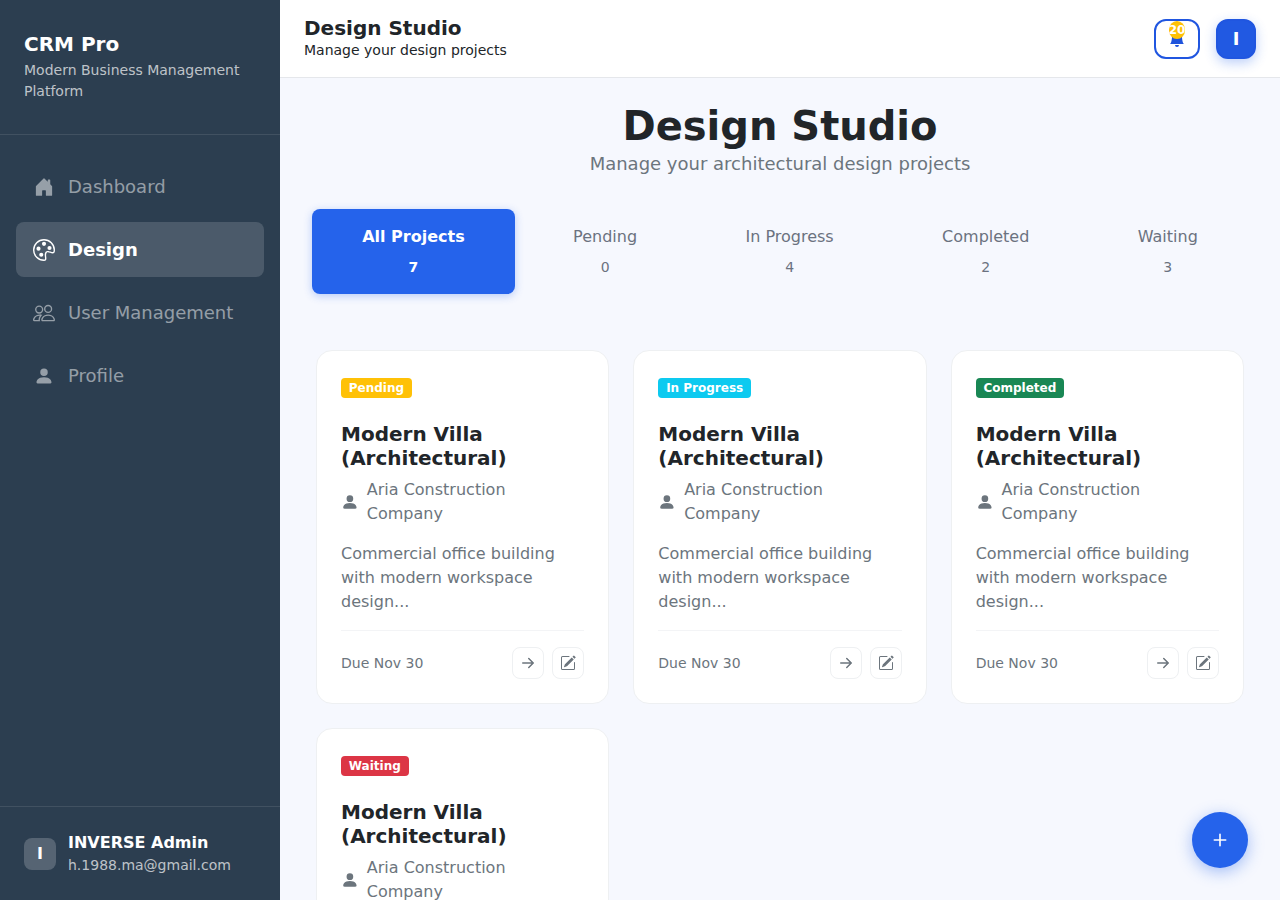
<file: design.html>
<!DOCTYPE html>
<html lang="en" dir="ltr">

<head>
  <meta charset="utf-8">
  <meta name="viewport" content="width=device-width, initial-scale=1, shrink-to-fit=no" />
  <title>Design</title>

  <link rel="stylesheet" href="css/select2.min.css" />
  <link rel="stylesheet" href="css/bootstrap.min.css" />
  <link rel="stylesheet" href="css/styles.css" />

</head>

<body>

  <!-- edit && new design Modal -->
  <div class="modal fade" id="editModal" tabindex="-1" aria-labelledby="exampleModalLabel" aria-hidden="true">
    <div class="modal-dialog">
      <form class="modal-content border-0 rounded-16">
        <div class="modal-header">
          <h1 class="modal-title fs-20 fw-bold" id="exampleModalLabel">Update Status</h1>
          <button type="button" class="btn-close" data-bs-dismiss="modal" aria-label="Close"></button>
        </div>
        <div class="modal-body p-4">
          <div class="mb-3">
            <label class="mb-2 fw-bold"> New Status </label>
            <select class="h-51 rounded-8 p-2 w-100 bg-white form-select">
              <option value="planning">Pending</option>
              <option value="in_progress">In Progress</option>
              <option value="review">Under Review</option>
              <option value="completed">Completed</option>
              <option value="cancelled">Cancelled</option>
              <option value="waiting">Waiting</option>
            </select>
          </div>
        </div>
        <div class="modal-footer">
          <button type="button" class="btn btn-outline-secondary rounded-8 fw-bold"
            data-bs-dismiss="modal">Cancel</button>
          <button type="button"
            class="rounded-8 rounded-12 bg-blue btnhover1 bg-gradient-3 text-white fw-bold py-10 px-4 border-0">Update</button>
        </div>
      </form>
    </div>
  </div>
  <div class="modal fade" id="newDesignModal" tabindex="-1" aria-labelledby="exampleModalLabel" aria-hidden="true">
    <div class="modal-dialog">
      <div class="modal-content" style="border-radius: 16px; border: none;">
        <div class="modal-header" style="border-bottom: 1px solid #f3f4f6;">
          <h5 class="modal-title fw-bold">New Design Project</h5>
          <button type="button" class="btn-close" data-bs-dismiss="modal"></button>
        </div>
        <form method="POST">
          <div class="modal-body" style="padding: 2rem;">
            <input type="hidden" name="action" value="add_design">

            <div class="mb-3">
              <label class="form-label fw-bold">Project Name</label>
              <input type="text" class="form-control h-48 border-gray rounded-12" name="project_name"
                placeholder="Modern Villa" required="" style="padding: 0.75rem; border-radius: 8px;">
            </div>

            <div class="mb-3">
              <label class="form-label fw-bold">Client Name</label>
              <input type="text" class="form-control h-48 border-gray rounded-12" name="client_name"
                placeholder="John Smith" required="" style="padding: 0.75rem; border-radius: 8px;">
            </div>

            <div class="row">
              <div class="col-sm-6 mb-3">
                <label class="form-label fw-bold">Type</label>
                <select class="form-select h-48 border-gray rounded-12" name="design_type"
                  style="padding: 0.75rem; border-radius: 8px;">
                  <option value="architectural">Architectural</option>
                  <option value="interior">Interior</option>
                  <option value="landscape">Landscape</option>
                  <option value="concept">Concept</option>
                </select>
              </div>
              <div class="col-sm-6 mb-3">
                <label class="form-label fw-bold">Deadline</label>
                <input type="date" class="form-control h-48 border-gray rounded-12" name="deadline"
                  style="padding: 0.75rem; border-radius: 8px;">
              </div>
            </div>

            <div class="row">
              <div class="col-12 mb-3">
                <label class="form-label fw-bold">Type</label>
                <select name="state" class="js-example-basic-single form-select h-48 border-gray rounded-12">
                  <option value="architectural">Architectural</option>
                  <option value="interior">Interior</option>
                  <option value="landscape">Landscape</option>
                  <option value="concept">Concept</option>
                </select>
              </div>
              <div class="col-12 mb-3">
                <label class="form-label fw-bold">Type</label>
                <select name="states[]" multiple="multiple"
                  class="js-example-basic-multiple form-select h-48 border-gray rounded-12"
                  style="padding: 0.75rem; border-radius: 8px;">
                  <option value="architectural">Architectural</option>
                  <option value="interior">Interior</option>
                  <option value="landscape">Landscape</option>
                  <option value="concept">Concept</option>
                </select>
              </div>
            </div>

            <div class="mb-3">
              <label class="form-label fw-bold">Description</label>
              <textarea class="form-control" name="description" rows="3" placeholder="Brief project description..."
                style="padding: 0.75rem; border-radius: 8px;"></textarea>
            </div>

            <div class="mb-3">
              <label class="form-label fw-bold">Location</label>
              <textarea class="form-control" name="description" rows="3" placeholder="Location..."
                style="padding: 0.75rem; border-radius: 8px;"></textarea>
            </div>

            <div class="mb-3">
              <label class="form-label fw-bold">Project Milestones (Optional)</label>
              <div id="timeline-fields">
                <div class="timeline-field mb-2">
                  <div class="row g-2">
                    <div class="col-sm-8">
                      <input type="text" class="form-control h-48 border-gray rounded-12" name="milestones[]"
                        placeholder="e.g., Design Approval" style="padding: 0.5rem; border-radius: 6px;">
                    </div>
                    <div class="col-sm-4">
                      <input type="date" class="form-control h-48 border-gray rounded-12" name="milestone_dates[]"
                        style="padding: 0.5rem; border-radius: 6px;">
                    </div>
                  </div>
                </div>
              </div>
              <button type="button" class="btn btn-outline-secondary btn-sm">
                <i class="fas fa-plus me-1"></i>Add Milestone
              </button>
            </div>
          </div>
          <div class="modal-footer" style="border-top: 1px solid #f3f4f6; padding: 1.5rem 2rem;">
            <button type="button" class="btn btn-outline-secondary" data-bs-dismiss="modal"
              style="border-radius: 8px;">Cancel</button>
            <button type="submit" class="bg-blue btnhover1 bg-gradient-3 text-white rounded-12 border-0 fw-bold"
              style="border-radius: 8px; padding: 0.75rem 1.5rem;">
              <svg xmlns="http://www.w3.org/2000/svg" width="26" height="26" fill="currentColor"
                class="bi bi-plus flex-shrink-0" viewBox="0 0 16 16">
                <path
                  d="M8 4a.5.5 0 0 1 .5.5v3h3a.5.5 0 0 1 0 1h-3v3a.5.5 0 0 1-1 0v-3h-3a.5.5 0 0 1 0-1h3v-3A.5.5 0 0 1 8 4">
                </path>
              </svg>Create Project
            </button>
          </div>
        </form>
      </div>
    </div>
  </div>

  <div id="overlay"></div>

  <section>
    <div class="d-flex">
      <div id="sidebar" class="w-280 pt-4 pb-4 d-flex flex-column justify-content-between gap-2 flex-shrink-0">
        <div>
          <div class="px-4 border-b-gray pt-2 pb-3">
            <h5 class="text-white fw-bold mb-1">CRM Pro</h5>
            <p class="text-white-70 fs-14">Modern Business Management Platform</p>
          </div>
          <ul class="m-0 px-3 mt-4 list-unstyled fs-18">
            <li class="mb-2">
              <a class="d-flex align-items-center gap-12 text-white-50 py-14 px-3 rounded-8">
                <div class="w-24 h-24 position-relative">
                  <svg xmlns="http://www.w3.org/2000/svg" width="20" height="20" fill="currentColor"
                    class="position-absolute m-auto end-0 start-0 bottom-0 top-0 bi bi-house-door-fill"
                    viewBox="0 0 16 16">
                    <path
                      d="M6.5 14.5v-3.505c0-.245.25-.495.5-.495h2c.25 0 .5.25.5.5v3.5a.5.5 0 0 0 .5.5h4a.5.5 0 0 0 .5-.5v-7a.5.5 0 0 0-.146-.354L13 5.793V2.5a.5.5 0 0 0-.5-.5h-1a.5.5 0 0 0-.5.5v1.293L8.354 1.146a.5.5 0 0 0-.708 0l-6 6A.5.5 0 0 0 1.5 7.5v7a.5.5 0 0 0 .5.5h4a.5.5 0 0 0 .5-.5" />
                  </svg>
                </div>
                <p class="mb-0">Dashboard</p>
              </a>
            </li>
            <li class="mb-2">
              <a class="d-flex align-items-center gap-12 text-white-50 py-14 px-3 rounded-8 active">
                <div class="w-24 h-24 position-relative">
                  <svg xmlns="http://www.w3.org/2000/svg" width="20" height="20" fill="currentColor"
                    class="position-absolute m-auto end-0 start-0 bottom-0 top-0 bi bi-palette" viewBox="0 0 16 16">
                    <path
                      d="M8 5a1.5 1.5 0 1 0 0-3 1.5 1.5 0 0 0 0 3m4 3a1.5 1.5 0 1 0 0-3 1.5 1.5 0 0 0 0 3M5.5 7a1.5 1.5 0 1 1-3 0 1.5 1.5 0 0 1 3 0m.5 6a1.5 1.5 0 1 0 0-3 1.5 1.5 0 0 0 0 3" />
                    <path
                      d="M16 8c0 3.15-1.866 2.585-3.567 2.07C11.42 9.763 10.465 9.473 10 10c-.603.683-.475 1.819-.351 2.92C9.826 14.495 9.996 16 8 16a8 8 0 1 1 8-8m-8 7c.611 0 .654-.171.655-.176.078-.146.124-.464.07-1.119-.014-.168-.037-.37-.061-.591-.052-.464-.112-1.005-.118-1.462-.01-.707.083-1.61.704-2.314.369-.417.845-.578 1.272-.618.404-.038.812.026 1.16.104.343.077.702.186 1.025.284l.028.008c.346.105.658.199.953.266.653.148.904.083.991.024C14.717 9.38 15 9.161 15 8a7 7 0 1 0-7 7" />
                  </svg>
                </div>
                <p class="mb-0">Design</p>
              </a>
            </li>
            <li class="mb-2">
              <a class="d-flex align-items-center gap-12 text-white-50 py-14 px-3 rounded-8">
                <div class="w-24 h-24 position-relative">
                  <svg xmlns="http://www.w3.org/2000/svg" width="22" height="22" fill="currentColor"
                    class="position-absolute m-auto end-0 start-0 bottom-0 top-0 bi bi-people" viewBox="0 0 16 16">
                    <path
                      d="M15 14s1 0 1-1-1-4-5-4-5 3-5 4 1 1 1 1zm-7.978-1L7 12.996c.001-.264.167-1.03.76-1.72C8.312 10.629 9.282 10 11 10c1.717 0 2.687.63 3.24 1.276.593.69.758 1.457.76 1.72l-.008.002-.014.002zM11 7a2 2 0 1 0 0-4 2 2 0 0 0 0 4m3-2a3 3 0 1 1-6 0 3 3 0 0 1 6 0M6.936 9.28a6 6 0 0 0-1.23-.247A7 7 0 0 0 5 9c-4 0-5 3-5 4q0 1 1 1h4.216A2.24 2.24 0 0 1 5 13c0-1.01.377-2.042 1.09-2.904.243-.294.526-.569.846-.816M4.92 10A5.5 5.5 0 0 0 4 13H1c0-.26.164-1.03.76-1.724.545-.636 1.492-1.256 3.16-1.275ZM1.5 5.5a3 3 0 1 1 6 0 3 3 0 0 1-6 0m3-2a2 2 0 1 0 0 4 2 2 0 0 0 0-4" />
                  </svg>
                </div>
                <p class="mb-0">User Management</p>
              </a>
            </li>
            <li class="mb-2">
              <a class="d-flex align-items-center gap-12 text-white-50 py-14 px-3 rounded-8">
                <div class="w-24 h-24 position-relative">
                  <svg xmlns="http://www.w3.org/2000/svg" width="20" height="20" fill="currentColor"
                    class="bi bi-person-fill position-absolute m-auto end-0 start-0 bottom-0 top-0" viewBox="0 0 16 16">
                    <path d="M3 14s-1 0-1-1 1-4 6-4 6 3 6 4-1 1-1 1zm5-6a3 3 0 1 0 0-6 3 3 0 0 0 0 6" />
                  </svg>
                </div>
                <p class="mb-0">Profile</p>
              </a>
            </li>
          </ul>
        </div>
        <div class="d-flex align-items-center gap-12 border-t-gray pt-4 px-4">
          <div
            class="w-32 h-32 rounded-8 d-flex align-items-center justify-content-center text-white fw-bold bg-gray flex-shrink-0">
            I
          </div>
          <div>
            <p class="text-white fw-bold mb-0">INVERSE Admin</p>
            <p class="mb-0 fs-14 text-white-70">h.1988.ma@gmail.com</p>
          </div>
        </div>
      </div>
      <div class="flex-grow-1 overflow-auto h-screen h-lg-auto">
        <div class="d-flex align-items-center justify-content-between gap-2 bg-white px-3 px-sm-4 py-3 border-b-gray-2">
          <div class="d-flex align-items-center gap-3">
            <div id="openSidebar"
              class="w-37 h-54 rounded-8 d-flex d-lg-none align-items-center justify-content-center btnhover2">
              <svg xmlns="http://www.w3.org/2000/svg" width="32" height="32" fill="currentColor"
                class="d-lg-none bi bi-list cursor-pointer" viewBox="0 0 16 16">
                <path fill-rule="evenodd"
                  d="M2.5 12a.5.5 0 0 1 .5-.5h10a.5.5 0 0 1 0 1H3a.5.5 0 0 1-.5-.5m0-4a.5.5 0 0 1 .5-.5h10a.5.5 0 0 1 0 1H3a.5.5 0 0 1-.5-.5m0-4a.5.5 0 0 1 .5-.5h10a.5.5 0 0 1 0 1H3a.5.5 0 0 1-.5-.5" />
              </svg>
            </div>
            <div>
              <h5 class="fw-bold mb-0">Design Studio</h5>
              <p class="fs-14 mb-0"> Manage your design projects </p>
            </div>
          </div>
          <div class="d-flex align-items-center gap-3">
            <div>
              <div data-bs-toggle="dropdown"
                class="w-46 h-40 cursor-pointer d-flex align-items-center justify-content-center position-relative rounded-12 border-blue-2 text-blue">
                <svg xmlns="http://www.w3.org/2000/svg" width="16" height="16"
                  fill="currentColor" class="bi bi-bell-fill" viewBox="0 0 16 16">
                  <path
                    d="M8 16a2 2 0 0 0 2-2H6a2 2 0 0 0 2 2m.995-14.901a1 1 0 1 0-1.99 0A5 5 0 0 0 3 6c0 1.098-.5 6-2 7h14c-1.5-1-2-5.902-2-7 0-2.42-1.72-4.44-4.005-4.901" />
                </svg>
                <p class="mb-0 fs-12 position-absolute text-white bg-warning rounded-circle w-20 h-20 d-flex align-items-center justify-content-center top-0 -left-8 fw-bold">20</p>
              </div>
              <ul class="dropdown-menu max-w-420 pb-0">
                <li>
                  <a class="dropdown-item d-flex align-items-center justify-content-between gap-2">
                    <p class="mb-0 fw-bold text-wrap fs-14">Manage your design projects Manage your design projects</p>
                    <div class="d-flex align-items-center gap-2">
                      <p class="mb-0 text-muted">2025/09/23</p>
                      <button class="btn btn-sm btn-outline-danger w-32 h-32 d-flex align-items-center justify-content-center p-0 rounded-12" title="Delete">
                        <svg xmlns="http://www.w3.org/2000/svg" width="16" height="16" fill="currentColor"
                          class="bi bi-trash3-fill" viewBox="0 0 16 16">
                          <path
                            d="M11 1.5v1h3.5a.5.5 0 0 1 0 1h-.538l-.853 10.66A2 2 0 0 1 11.115 16h-6.23a2 2 0 0 1-1.994-1.84L2.038 3.5H1.5a.5.5 0 0 1 0-1H5v-1A1.5 1.5 0 0 1 6.5 0h3A1.5 1.5 0 0 1 11 1.5m-5 0v1h4v-1a.5.5 0 0 0-.5-.5h-3a.5.5 0 0 0-.5.5M4.5 5.029l.5 8.5a.5.5 0 1 0 .998-.06l-.5-8.5a.5.5 0 1 0-.998.06m6.53-.528a.5.5 0 0 0-.528.47l-.5 8.5a.5.5 0 0 0 .998.058l.5-8.5a.5.5 0 0 0-.47-.528M8 4.5a.5.5 0 0 0-.5.5v8.5a.5.5 0 0 0 1 0V5a.5.5 0 0 0-.5-.5">
                          </path>
                        </svg>
                      </button>
                    </div>
                  </a>
                </li>
                <li>
                  <a class="dropdown-item d-flex align-items-center justify-content-between gap-2">
                    <p class="mb-0 fw-bold text-wrap fs-14">Manage your design projects Manage your design projects</p>
                    <div class="d-flex align-items-center gap-2">
                      <p class="mb-0 text-muted">2025/09/23</p>
                      <button class="btn btn-sm btn-outline-danger w-32 h-32 d-flex align-items-center justify-content-center p-0 rounded-12" title="Delete">
                        <svg xmlns="http://www.w3.org/2000/svg" width="16" height="16" fill="currentColor"
                          class="bi bi-trash3-fill" viewBox="0 0 16 16">
                          <path
                            d="M11 1.5v1h3.5a.5.5 0 0 1 0 1h-.538l-.853 10.66A2 2 0 0 1 11.115 16h-6.23a2 2 0 0 1-1.994-1.84L2.038 3.5H1.5a.5.5 0 0 1 0-1H5v-1A1.5 1.5 0 0 1 6.5 0h3A1.5 1.5 0 0 1 11 1.5m-5 0v1h4v-1a.5.5 0 0 0-.5-.5h-3a.5.5 0 0 0-.5.5M4.5 5.029l.5 8.5a.5.5 0 1 0 .998-.06l-.5-8.5a.5.5 0 1 0-.998.06m6.53-.528a.5.5 0 0 0-.528.47l-.5 8.5a.5.5 0 0 0 .998.058l.5-8.5a.5.5 0 0 0-.47-.528M8 4.5a.5.5 0 0 0-.5.5v8.5a.5.5 0 0 0 1 0V5a.5.5 0 0 0-.5-.5">
                          </path>
                        </svg>
                      </button>
                    </div>
                  </a>
                </li>
                <li>
                  <a class="dropdown-item d-flex align-items-center justify-content-between gap-2">
                    <p class="mb-0 fw-bold text-wrap fs-14">Manage your design projects Manage your design projects</p>
                    <div class="d-flex align-items-center gap-2">
                      <p class="mb-0 text-muted">2025/09/23</p>
                      <button class="btn btn-sm btn-outline-danger w-32 h-32 d-flex align-items-center justify-content-center p-0 rounded-12" title="Delete">
                        <svg xmlns="http://www.w3.org/2000/svg" width="16" height="16" fill="currentColor"
                          class="bi bi-trash3-fill" viewBox="0 0 16 16">
                          <path
                            d="M11 1.5v1h3.5a.5.5 0 0 1 0 1h-.538l-.853 10.66A2 2 0 0 1 11.115 16h-6.23a2 2 0 0 1-1.994-1.84L2.038 3.5H1.5a.5.5 0 0 1 0-1H5v-1A1.5 1.5 0 0 1 6.5 0h3A1.5 1.5 0 0 1 11 1.5m-5 0v1h4v-1a.5.5 0 0 0-.5-.5h-3a.5.5 0 0 0-.5.5M4.5 5.029l.5 8.5a.5.5 0 1 0 .998-.06l-.5-8.5a.5.5 0 1 0-.998.06m6.53-.528a.5.5 0 0 0-.528.47l-.5 8.5a.5.5 0 0 0 .998.058l.5-8.5a.5.5 0 0 0-.47-.528M8 4.5a.5.5 0 0 0-.5.5v8.5a.5.5 0 0 0 1 0V5a.5.5 0 0 0-.5-.5">
                          </path>
                        </svg>
                      </button>
                    </div>
                  </a>
                </li>
                <li class="mt-3">
                  <a class="dropdown-item py-2 text-center bg-success fw-bold text-white">View All</a>
                </li>
              </ul>
            </div>
            <div
              class="shadow-1 w-40 h-40 cursor-pointer d-flex align-items-center justify-content-center rounded-12 border-blue-2 bg-blue text-white fs-18 fw-bold">
              I
            </div>
          </div>
        </div>
        <div class="p-sm-4 p-2 py-4">
          <div class="text-center mb-4">
            <h1 class="fw-bold mb-0">Design Studio</h1>
            <p class="mb-0 text-muted fs-18">Manage your architectural design projects</p>
          </div>
          <div id="portfolio-filter" class="d-flex flex-column flex-md-row align-items-center gap-2 p-2 mb-5">
            <div data-filter="*" class="rounded-8 p-3 text-center fw-Medium transition flex-grow-1 w-md-100 tab active">
              <p class="mb-2">All Projects</p>
              <p class="mb-0 fs-14">7</p>
            </div>
            <div data-filter=".Pending" class="rounded-8 p-3 text-center fw-Medium transition flex-grow-1 w-md-100 tab">
              <p class="mb-2">Pending</p>
              <p class="mb-0 fs-14">0</p>
            </div>
            <div data-filter=".InProgress"
              class="rounded-8 p-3 text-center fw-Medium transition flex-grow-1 w-md-100 tab">
              <p class="mb-2">In Progress</p>
              <p class="mb-0 fs-14">4</p>
            </div>
            <div data-filter=".Completed"
              class="rounded-8 p-3 text-center fw-Medium transition flex-grow-1 w-md-100 tab">
              <p class="mb-2">Completed</p>
              <p class="mb-0 fs-14">2</p>
            </div>
            <div data-filter=".Waiting" class="rounded-8 p-3 text-center fw-Medium transition flex-grow-1 w-md-100 tab">
              <p class="mb-2">Waiting</p>
              <p class="mb-0 fs-14">3</p>
            </div>
          </div>
          <div>
            <div id="portfolio-container" class="row mx-0 g-4 mb-4 h-auto">
              <div class="col-md-6 col-xl-4 Pending">
                <div class="bg-white border-gray-3 p-4 rounded-16 overflow-hidden transition">
                  <span class="badge bg-warning mb-4">Pending</span>
                  <h5 class="fs-20 fw-bold mb-2">Modern Villa (Architectural)</h5>
                  <div class="d-flex align-items-center gap-2 mb-3 text-muted">
                    <svg xmlns="http://www.w3.org/2000/svg" width="18" height="18" fill="currentColor"
                      class="bi bi-person-fill" viewBox="0 0 16 16">
                      <path d="M3 14s-1 0-1-1 1-4 6-4 6 3 6 4-1 1-1 1zm5-6a3 3 0 1 0 0-6 3 3 0 0 0 0 6"></path>
                    </svg>
                    <p class="mb-0">Aria Construction Company</p>
                  </div>
                  <p class="text-secondary">
                    Commercial office building with modern workspace design...
                  </p>
                  <div class="pt-3 mt-3 d-flex align-items-center justify-content-between gap-2 border-t-gray2">
                    <p class="mb-0 fs-14 text-muted">Due Nov 30</p>
                    <div class="d-flex align-items-center gap-2">
                      <a
                        class="w-32 h-32 btnhover3 text-secondary rounded-8 d-flex align-items-center justify-content-center border-gray-3">
                        <svg xmlns="http://www.w3.org/2000/svg" width="24" height="24" fill="currentColor"
                          class="bi bi-arrow-right-short" viewBox="0 0 16 16">
                          <path fill-rule="evenodd"
                            d="M4 8a.5.5 0 0 1 .5-.5h5.793L8.146 5.354a.5.5 0 1 1 .708-.708l3 3a.5.5 0 0 1 0 .708l-3 3a.5.5 0 0 1-.708-.708L10.293 8.5H4.5A.5.5 0 0 1 4 8" />
                        </svg>
                      </a>
                      <button data-bs-toggle="modal" data-bs-target="#editModal"
                        class="w-32 h-32 bg-white btnhover3 text-secondary rounded-8 d-flex align-items-center justify-content-center border-gray-3">
                        <svg xmlns="http://www.w3.org/2000/svg" width="16" height="16" fill="currentColor"
                          class="bi bi-pencil-square" viewBox="0 0 16 16">
                          <path
                            d="M15.502 1.94a.5.5 0 0 1 0 .706L14.459 3.69l-2-2L13.502.646a.5.5 0 0 1 .707 0l1.293 1.293zm-1.75 2.456-2-2L4.939 9.21a.5.5 0 0 0-.121.196l-.805 2.414a.25.25 0 0 0 .316.316l2.414-.805a.5.5 0 0 0 .196-.12l6.813-6.814z" />
                          <path fill-rule="evenodd"
                            d="M1 13.5A1.5 1.5 0 0 0 2.5 15h11a1.5 1.5 0 0 0 1.5-1.5v-6a.5.5 0 0 0-1 0v6a.5.5 0 0 1-.5.5h-11a.5.5 0 0 1-.5-.5v-11a.5.5 0 0 1 .5-.5H9a.5.5 0 0 0 0-1H2.5A1.5 1.5 0 0 0 1 2.5z" />
                        </svg>
                      </button>
                    </div>
                  </div>
                </div>
              </div>
              <div class="col-md-6 col-xl-4 InProgress">
                <div class="bg-white border-gray-3 p-4 rounded-16 overflow-hidden transition">
                  <span class="badge bg-info mb-4">In Progress</span>
                  <h5 class="fs-20 fw-bold mb-2">Modern Villa (Architectural)</h5>
                  <div class="d-flex align-items-center gap-2 mb-3 text-muted">
                    <svg xmlns="http://www.w3.org/2000/svg" width="18" height="18" fill="currentColor"
                      class="bi bi-person-fill" viewBox="0 0 16 16">
                      <path d="M3 14s-1 0-1-1 1-4 6-4 6 3 6 4-1 1-1 1zm5-6a3 3 0 1 0 0-6 3 3 0 0 0 0 6"></path>
                    </svg>
                    <p class="mb-0">Aria Construction Company</p>
                  </div>
                  <p class="text-secondary">
                    Commercial office building with modern workspace design...
                  </p>
                  <div class="pt-3 mt-3 d-flex align-items-center justify-content-between gap-2 border-t-gray2">
                    <p class="mb-0 fs-14 text-muted">Due Nov 30</p>
                    <div class="d-flex align-items-center gap-2">
                      <a
                        class="w-32 h-32 btnhover3 text-secondary rounded-8 d-flex align-items-center justify-content-center border-gray-3">
                        <svg xmlns="http://www.w3.org/2000/svg" width="24" height="24" fill="currentColor"
                          class="bi bi-arrow-right-short" viewBox="0 0 16 16">
                          <path fill-rule="evenodd"
                            d="M4 8a.5.5 0 0 1 .5-.5h5.793L8.146 5.354a.5.5 0 1 1 .708-.708l3 3a.5.5 0 0 1 0 .708l-3 3a.5.5 0 0 1-.708-.708L10.293 8.5H4.5A.5.5 0 0 1 4 8" />
                        </svg>
                      </a>
                      <button data-bs-toggle="modal" data-bs-target="#editModal"
                        class="w-32 h-32 bg-white btnhover3 text-secondary rounded-8 d-flex align-items-center justify-content-center border-gray-3">
                        <svg xmlns="http://www.w3.org/2000/svg" width="16" height="16" fill="currentColor"
                          class="bi bi-pencil-square" viewBox="0 0 16 16">
                          <path
                            d="M15.502 1.94a.5.5 0 0 1 0 .706L14.459 3.69l-2-2L13.502.646a.5.5 0 0 1 .707 0l1.293 1.293zm-1.75 2.456-2-2L4.939 9.21a.5.5 0 0 0-.121.196l-.805 2.414a.25.25 0 0 0 .316.316l2.414-.805a.5.5 0 0 0 .196-.12l6.813-6.814z" />
                          <path fill-rule="evenodd"
                            d="M1 13.5A1.5 1.5 0 0 0 2.5 15h11a1.5 1.5 0 0 0 1.5-1.5v-6a.5.5 0 0 0-1 0v6a.5.5 0 0 1-.5.5h-11a.5.5 0 0 1-.5-.5v-11a.5.5 0 0 1 .5-.5H9a.5.5 0 0 0 0-1H2.5A1.5 1.5 0 0 0 1 2.5z" />
                        </svg>
                      </button>
                    </div>
                  </div>
                </div>
              </div>
              <div class="col-md-6 col-xl-4 Completed">
                <div class="bg-white border-gray-3 p-4 rounded-16 overflow-hidden transition">
                  <span class="badge bg-success mb-4">Completed</span>
                  <h5 class="fs-20 fw-bold mb-2">Modern Villa (Architectural)</h5>
                  <div class="d-flex align-items-center gap-2 mb-3 text-muted">
                    <svg xmlns="http://www.w3.org/2000/svg" width="18" height="18" fill="currentColor"
                      class="bi bi-person-fill" viewBox="0 0 16 16">
                      <path d="M3 14s-1 0-1-1 1-4 6-4 6 3 6 4-1 1-1 1zm5-6a3 3 0 1 0 0-6 3 3 0 0 0 0 6"></path>
                    </svg>
                    <p class="mb-0">Aria Construction Company</p>
                  </div>
                  <p class="text-secondary">
                    Commercial office building with modern workspace design...
                  </p>
                  <div class="pt-3 mt-3 d-flex align-items-center justify-content-between gap-2 border-t-gray2">
                    <p class="mb-0 fs-14 text-muted">Due Nov 30</p>
                    <div class="d-flex align-items-center gap-2">
                      <a
                        class="w-32 h-32 btnhover3 text-secondary rounded-8 d-flex align-items-center justify-content-center border-gray-3">
                        <svg xmlns="http://www.w3.org/2000/svg" width="24" height="24" fill="currentColor"
                          class="bi bi-arrow-right-short" viewBox="0 0 16 16">
                          <path fill-rule="evenodd"
                            d="M4 8a.5.5 0 0 1 .5-.5h5.793L8.146 5.354a.5.5 0 1 1 .708-.708l3 3a.5.5 0 0 1 0 .708l-3 3a.5.5 0 0 1-.708-.708L10.293 8.5H4.5A.5.5 0 0 1 4 8" />
                        </svg>
                      </a>
                      <button data-bs-toggle="modal" data-bs-target="#editModal"
                        class="w-32 h-32 bg-white btnhover3 text-secondary rounded-8 d-flex align-items-center justify-content-center border-gray-3">
                        <svg xmlns="http://www.w3.org/2000/svg" width="16" height="16" fill="currentColor"
                          class="bi bi-pencil-square" viewBox="0 0 16 16">
                          <path
                            d="M15.502 1.94a.5.5 0 0 1 0 .706L14.459 3.69l-2-2L13.502.646a.5.5 0 0 1 .707 0l1.293 1.293zm-1.75 2.456-2-2L4.939 9.21a.5.5 0 0 0-.121.196l-.805 2.414a.25.25 0 0 0 .316.316l2.414-.805a.5.5 0 0 0 .196-.12l6.813-6.814z" />
                          <path fill-rule="evenodd"
                            d="M1 13.5A1.5 1.5 0 0 0 2.5 15h11a1.5 1.5 0 0 0 1.5-1.5v-6a.5.5 0 0 0-1 0v6a.5.5 0 0 1-.5.5h-11a.5.5 0 0 1-.5-.5v-11a.5.5 0 0 1 .5-.5H9a.5.5 0 0 0 0-1H2.5A1.5 1.5 0 0 0 1 2.5z" />
                        </svg>
                      </button>
                    </div>
                  </div>
                </div>
              </div>
              <div class="col-md-6 col-xl-4 Waiting">
                <div class="bg-white border-gray-3 p-4 rounded-16 overflow-hidden transition">
                  <span class="badge bg-danger mb-4">Waiting</span>
                  <h5 class="fs-20 fw-bold mb-2">Modern Villa (Architectural)</h5>
                  <div class="d-flex align-items-center gap-2 mb-3 text-muted">
                    <svg xmlns="http://www.w3.org/2000/svg" width="18" height="18" fill="currentColor"
                      class="bi bi-person-fill" viewBox="0 0 16 16">
                      <path d="M3 14s-1 0-1-1 1-4 6-4 6 3 6 4-1 1-1 1zm5-6a3 3 0 1 0 0-6 3 3 0 0 0 0 6"></path>
                    </svg>
                    <p class="mb-0">Aria Construction Company</p>
                  </div>
                  <p class="text-secondary">
                    Commercial office building with modern workspace design...
                  </p>
                  <div class="pt-3 mt-3 d-flex align-items-center justify-content-between gap-2 border-t-gray2">
                    <p class="mb-0 fs-14 text-muted">Due Nov 30</p>
                    <div class="d-flex align-items-center gap-2">
                      <a
                        class="w-32 h-32 btnhover3 text-secondary rounded-8 d-flex align-items-center justify-content-center border-gray-3">
                        <svg xmlns="http://www.w3.org/2000/svg" width="24" height="24" fill="currentColor"
                          class="bi bi-arrow-right-short" viewBox="0 0 16 16">
                          <path fill-rule="evenodd"
                            d="M4 8a.5.5 0 0 1 .5-.5h5.793L8.146 5.354a.5.5 0 1 1 .708-.708l3 3a.5.5 0 0 1 0 .708l-3 3a.5.5 0 0 1-.708-.708L10.293 8.5H4.5A.5.5 0 0 1 4 8" />
                        </svg>
                      </a>
                      <button data-bs-toggle="modal" data-bs-target="#editModal"
                        class="w-32 h-32 bg-white btnhover3 text-secondary rounded-8 d-flex align-items-center justify-content-center border-gray-3">
                        <svg xmlns="http://www.w3.org/2000/svg" width="16" height="16" fill="currentColor"
                          class="bi bi-pencil-square" viewBox="0 0 16 16">
                          <path
                            d="M15.502 1.94a.5.5 0 0 1 0 .706L14.459 3.69l-2-2L13.502.646a.5.5 0 0 1 .707 0l1.293 1.293zm-1.75 2.456-2-2L4.939 9.21a.5.5 0 0 0-.121.196l-.805 2.414a.25.25 0 0 0 .316.316l2.414-.805a.5.5 0 0 0 .196-.12l6.813-6.814z" />
                          <path fill-rule="evenodd"
                            d="M1 13.5A1.5 1.5 0 0 0 2.5 15h11a1.5 1.5 0 0 0 1.5-1.5v-6a.5.5 0 0 0-1 0v6a.5.5 0 0 1-.5.5h-11a.5.5 0 0 1-.5-.5v-11a.5.5 0 0 1 .5-.5H9a.5.5 0 0 0 0-1H2.5A1.5 1.5 0 0 0 1 2.5z" />
                        </svg>
                      </button>
                    </div>
                  </div>
                </div>
              </div>
            </div>
          </div>
        </div>
      </div>
    </div>
  </section>

  <!-- new design button -->
  <button data-bs-toggle="modal" data-bs-target="#newDesignModal" class="fab-button" title="New Project">
    <svg xmlns="http://www.w3.org/2000/svg" width="26" height="26" fill="currentColor" class="bi bi-plus flex-shrink-0"
      viewBox="0 0 16 16">
      <path d="M8 4a.5.5 0 0 1 .5.5v3h3a.5.5 0 0 1 0 1h-3v3a.5.5 0 0 1-1 0v-3h-3a.5.5 0 0 1 0-1h3v-3A.5.5 0 0 1 8 4">
      </path>
    </svg>
  </button>

  <script src="js/jquery-3.7.1.min.js"></script>
  <script src="js/select2.min.js"></script>
  <script src="js/select2.js"></script>
  <script src="js/swiper.min.js"></script>
  <script src="js/bootstrap.bundle.min.js"></script>
  <script src="js/isotope.pkgd.min.js"></script>
  <script src="js/sidebar.js"></script>
</body>

</html>
</file>
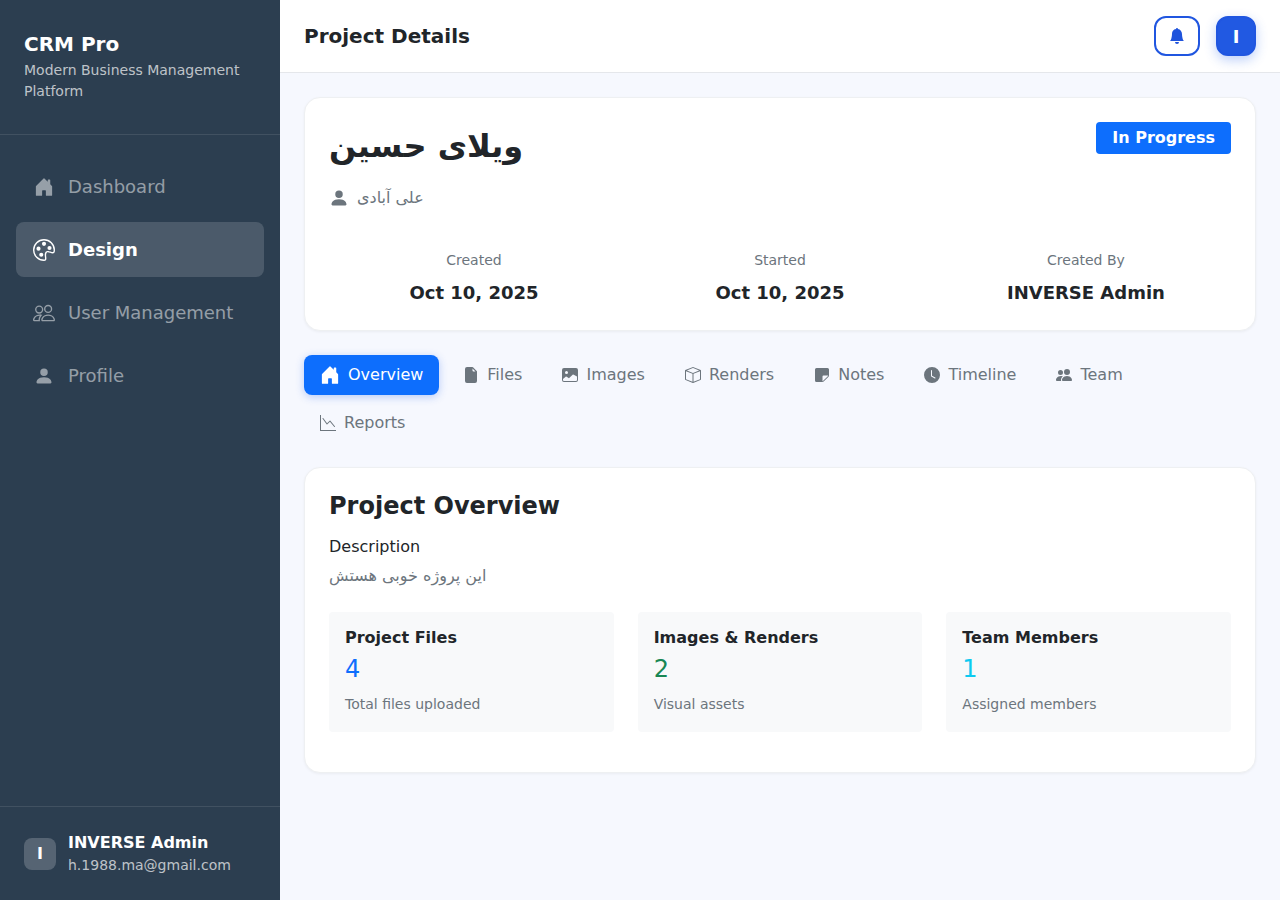
<file: designDetails.html>
<!DOCTYPE html>
<html lang="en" dir="ltr">

<head>
  <meta charset="utf-8">
  <meta name="viewport" content="width=device-width, initial-scale=1, shrink-to-fit=no" />
  <title>Design Details</title>

  <link rel="stylesheet" href="css/bootstrap.min.css" />
  <link rel="stylesheet" href="css/styles.css" />

</head>

<body>


  <div id="overlay"></div>

  <section>
    <div class="d-flex">
      <div id="sidebar" class="w-280 pt-4 pb-4 d-flex flex-column justify-content-between gap-2 flex-shrink-0">
        <div>
          <div class="px-4 border-b-gray pt-2 pb-3">
            <h5 class="text-white fw-bold mb-1">CRM Pro</h5>
            <p class="text-white-70 fs-14">Modern Business Management Platform</p>
          </div>
          <ul class="m-0 px-3 mt-4 list-unstyled fs-18">
            <li class="mb-2">
              <a class="d-flex align-items-center gap-12 text-white-50 py-14 px-3 rounded-8">
                <div class="w-24 h-24 position-relative">
                  <svg xmlns="http://www.w3.org/2000/svg" width="20" height="20" fill="currentColor"
                    class="position-absolute m-auto end-0 start-0 bottom-0 top-0 bi bi-house-door-fill"
                    viewBox="0 0 16 16">
                    <path
                      d="M6.5 14.5v-3.505c0-.245.25-.495.5-.495h2c.25 0 .5.25.5.5v3.5a.5.5 0 0 0 .5.5h4a.5.5 0 0 0 .5-.5v-7a.5.5 0 0 0-.146-.354L13 5.793V2.5a.5.5 0 0 0-.5-.5h-1a.5.5 0 0 0-.5.5v1.293L8.354 1.146a.5.5 0 0 0-.708 0l-6 6A.5.5 0 0 0 1.5 7.5v7a.5.5 0 0 0 .5.5h4a.5.5 0 0 0 .5-.5" />
                  </svg>
                </div>
                <p class="mb-0">Dashboard</p>
              </a>
            </li>
            <li class="mb-2">
              <a class="d-flex align-items-center gap-12 text-white-50 py-14 px-3 rounded-8 active">
                <div class="w-24 h-24 position-relative">
                  <svg xmlns="http://www.w3.org/2000/svg" width="20" height="20" fill="currentColor"
                    class="position-absolute m-auto end-0 start-0 bottom-0 top-0 bi bi-palette" viewBox="0 0 16 16">
                    <path
                      d="M8 5a1.5 1.5 0 1 0 0-3 1.5 1.5 0 0 0 0 3m4 3a1.5 1.5 0 1 0 0-3 1.5 1.5 0 0 0 0 3M5.5 7a1.5 1.5 0 1 1-3 0 1.5 1.5 0 0 1 3 0m.5 6a1.5 1.5 0 1 0 0-3 1.5 1.5 0 0 0 0 3" />
                    <path
                      d="M16 8c0 3.15-1.866 2.585-3.567 2.07C11.42 9.763 10.465 9.473 10 10c-.603.683-.475 1.819-.351 2.92C9.826 14.495 9.996 16 8 16a8 8 0 1 1 8-8m-8 7c.611 0 .654-.171.655-.176.078-.146.124-.464.07-1.119-.014-.168-.037-.37-.061-.591-.052-.464-.112-1.005-.118-1.462-.01-.707.083-1.61.704-2.314.369-.417.845-.578 1.272-.618.404-.038.812.026 1.16.104.343.077.702.186 1.025.284l.028.008c.346.105.658.199.953.266.653.148.904.083.991.024C14.717 9.38 15 9.161 15 8a7 7 0 1 0-7 7" />
                  </svg>
                </div>
                <p class="mb-0">Design</p>
              </a>
            </li>
            <li class="mb-2">
              <a class="d-flex align-items-center gap-12 text-white-50 py-14 px-3 rounded-8">
                <div class="w-24 h-24 position-relative">
                  <svg xmlns="http://www.w3.org/2000/svg" width="22" height="22" fill="currentColor"
                    class="position-absolute m-auto end-0 start-0 bottom-0 top-0 bi bi-people" viewBox="0 0 16 16">
                    <path
                      d="M15 14s1 0 1-1-1-4-5-4-5 3-5 4 1 1 1 1zm-7.978-1L7 12.996c.001-.264.167-1.03.76-1.72C8.312 10.629 9.282 10 11 10c1.717 0 2.687.63 3.24 1.276.593.69.758 1.457.76 1.72l-.008.002-.014.002zM11 7a2 2 0 1 0 0-4 2 2 0 0 0 0 4m3-2a3 3 0 1 1-6 0 3 3 0 0 1 6 0M6.936 9.28a6 6 0 0 0-1.23-.247A7 7 0 0 0 5 9c-4 0-5 3-5 4q0 1 1 1h4.216A2.24 2.24 0 0 1 5 13c0-1.01.377-2.042 1.09-2.904.243-.294.526-.569.846-.816M4.92 10A5.5 5.5 0 0 0 4 13H1c0-.26.164-1.03.76-1.724.545-.636 1.492-1.256 3.16-1.275ZM1.5 5.5a3 3 0 1 1 6 0 3 3 0 0 1-6 0m3-2a2 2 0 1 0 0 4 2 2 0 0 0 0-4" />
                  </svg>
                </div>
                <p class="mb-0">User Management</p>
              </a>
            </li>
            <li class="mb-2">
              <a class="d-flex align-items-center gap-12 text-white-50 py-14 px-3 rounded-8">
                <div class="w-24 h-24 position-relative">
                  <svg xmlns="http://www.w3.org/2000/svg" width="20" height="20" fill="currentColor"
                    class="bi bi-person-fill position-absolute m-auto end-0 start-0 bottom-0 top-0" viewBox="0 0 16 16">
                    <path d="M3 14s-1 0-1-1 1-4 6-4 6 3 6 4-1 1-1 1zm5-6a3 3 0 1 0 0-6 3 3 0 0 0 0 6" />
                  </svg>
                </div>
                <p class="mb-0">Profile</p>
              </a>
            </li>
          </ul>
        </div>
        <div class="d-flex align-items-center gap-12 border-t-gray pt-4 px-4">
          <div
            class="w-32 h-32 rounded-8 d-flex align-items-center justify-content-center text-white fw-bold bg-gray flex-shrink-0">
            I
          </div>
          <div>
            <p class="text-white fw-bold mb-0">INVERSE Admin</p>
            <p class="mb-0 fs-14 text-white-70">h.1988.ma@gmail.com</p>
          </div>
        </div>
      </div>
      <div class="flex-grow-1 overflow-auto h-screen h-lg-auto">
        <div class="d-flex align-items-center justify-content-between gap-2 bg-white px-3 px-sm-4 py-3 border-b-gray-2">
          <div class="d-flex align-items-center gap-3">
            <div id="openSidebar"
              class="w-37 h-54 rounded-8 d-flex d-lg-none align-items-center justify-content-center btnhover2">
              <svg xmlns="http://www.w3.org/2000/svg" width="32" height="32" fill="currentColor"
                class="d-lg-none bi bi-list cursor-pointer" viewBox="0 0 16 16">
                <path fill-rule="evenodd"
                  d="M2.5 12a.5.5 0 0 1 .5-.5h10a.5.5 0 0 1 0 1H3a.5.5 0 0 1-.5-.5m0-4a.5.5 0 0 1 .5-.5h10a.5.5 0 0 1 0 1H3a.5.5 0 0 1-.5-.5m0-4a.5.5 0 0 1 .5-.5h10a.5.5 0 0 1 0 1H3a.5.5 0 0 1-.5-.5" />
              </svg>
            </div>
            <div>
              <h5 class="fw-bold mb-0">Project Details</h5>
            </div>
          </div>
          <div class="d-flex align-items-center gap-3">
            <div
              class="w-46 h-40 cursor-pointer d-flex align-items-center justify-content-center rounded-12 border-blue-2 text-blue">
              <svg xmlns="http://www.w3.org/2000/svg" width="16" height="16" fill="currentColor" class="bi bi-bell-fill"
                viewBox="0 0 16 16">
                <path
                  d="M8 16a2 2 0 0 0 2-2H6a2 2 0 0 0 2 2m.995-14.901a1 1 0 1 0-1.99 0A5 5 0 0 0 3 6c0 1.098-.5 6-2 7h14c-1.5-1-2-5.902-2-7 0-2.42-1.72-4.44-4.005-4.901" />
              </svg>
            </div>
            <div
              class="shadow-1 w-40 h-40 cursor-pointer d-flex align-items-center justify-content-center rounded-12 border-blue-2 bg-blue text-white fs-18 fw-bold">
              I
            </div>
          </div>
        </div>
        <div class="p-sm-4 p-2 py-4">
          <div class="rounded-16 overflow-hidden shadow-2 border-gray-3 p-4 bg-white mb-4">
            <div class="d-flex justify-content-between align-items-start mb-4 pb-3">
              <div class="flex-grow-1">
                <div class="fw-bold fs-32 fs-sm-24 mb-3">
                  ویلای حسین </div>
                <div class="text-muted d-flex align-items-center">
                  <svg xmlns="http://www.w3.org/2000/svg" width="20" height="20" fill="currentColor"
                    class="bi bi-person-fill me-2" viewBox="0 0 16 16">
                    <path d="M3 14s-1 0-1-1 1-4 6-4 6 3 6 4-1 1-1 1zm5-6a3 3 0 1 0 0-6 3 3 0 0 0 0 6"></path>
                  </svg>
                  علی آبادی
                </div>
              </div>
              <div>
                <span class="badge bg-primary fs-6 px-3 py-2">
                  In Progress </span>
              </div>
            </div>
            <div class="row g-3 text-center">
              <div class="col-md-4 col-sm-6">
                <div class="text-muted mb-2 fs-14">Created</div>
                <div class="fs-18 fw-bold mb-0">Oct 10, 2025</div>
              </div>
              <div class="col-md-4 col-sm-6">
                <div class="text-muted mb-2 fs-14">Started</div>
                <div class="fs-18 fw-bold mb-0">Oct 10, 2025</div>
              </div>
              <div class="col-md-4 col-sm-6">
                <div class="text-muted mb-2 fs-14">Created By</div>
                <div class="fs-18 fw-bold mb-0">INVERSE Admin</div>
              </div>
            </div>
          </div>
          <ul class="nav nav-pills mb-3 gap-2 mb-4 p-0" id="pills-tab" role="tablist">
            <li class="nav-item w-sm-100" role="presentation">
              <button
                class="nav-link w-sm-100 text-secondary px-3 py-2 rounded-8 d-flex align-items-center justify-content-center gap-2 Medium active"
                id="pills-home-tab" data-bs-toggle="pill" data-bs-target="#pills-home" type="button" role="tab"
                aria-controls="pills-home" aria-selected="true">
                <svg xmlns="http://www.w3.org/2000/svg" width="20" height="20" fill="currentColor"
                  class="bi bi-house-door-fill" viewBox="0 0 16 16">
                  <path
                    d="M6.5 14.5v-3.505c0-.245.25-.495.5-.495h2c.25 0 .5.25.5.5v3.5a.5.5 0 0 0 .5.5h4a.5.5 0 0 0 .5-.5v-7a.5.5 0 0 0-.146-.354L13 5.793V2.5a.5.5 0 0 0-.5-.5h-1a.5.5 0 0 0-.5.5v1.293L8.354 1.146a.5.5 0 0 0-.708 0l-6 6A.5.5 0 0 0 1.5 7.5v7a.5.5 0 0 0 .5.5h4a.5.5 0 0 0 .5-.5">
                  </path>
                </svg>
                <p class="mb-0">Overview</p>
              </button>
            </li>
            <li class="nav-item w-sm-100" role="presentation">
              <button
                class="nav-link w-sm-100 text-secondary px-3 py-2 rounded-8 d-flex align-items-center justify-content-center gap-2 Medium"
                id="pills-profile-tab" data-bs-toggle="pill" data-bs-target="#pills-profile" type="button" role="tab"
                aria-controls="pills-profile" aria-selected="false">
                <svg xmlns="http://www.w3.org/2000/svg" width="16" height="16" fill="currentColor"
                  class="bi bi-file-earmark-fill" viewBox="0 0 16 16">
                  <path
                    d="M4 0h5.293A1 1 0 0 1 10 .293L13.707 4a1 1 0 0 1 .293.707V14a2 2 0 0 1-2 2H4a2 2 0 0 1-2-2V2a2 2 0 0 1 2-2m5.5 1.5v2a1 1 0 0 0 1 1h2z" />
                </svg>
                <p class="mb-0">Files</p>
              </button>
            </li>
            <li class="nav-item w-sm-100" role="presentation">
              <button
                class="nav-link w-sm-100 text-secondary px-3 py-2 rounded-8 d-flex align-items-center justify-content-center gap-2 Medium"
                id="pills-contact-tab" data-bs-toggle="pill" data-bs-target="#pills-contact" type="button" role="tab"
                aria-controls="pills-contact" aria-selected="false">
                <svg xmlns="http://www.w3.org/2000/svg" width="16" height="16" fill="currentColor"
                  class="bi bi-image-fill" viewBox="0 0 16 16">
                  <path
                    d="M.002 3a2 2 0 0 1 2-2h12a2 2 0 0 1 2 2v10a2 2 0 0 1-2 2h-12a2 2 0 0 1-2-2zm1 9v1a1 1 0 0 0 1 1h12a1 1 0 0 0 1-1V9.5l-3.777-1.947a.5.5 0 0 0-.577.093l-3.71 3.71-2.66-1.772a.5.5 0 0 0-.63.062zm5-6.5a1.5 1.5 0 1 0-3 0 1.5 1.5 0 0 0 3 0" />
                </svg>
                <p class="mb-0">Images</p>
              </button>
            </li>
            <li class="nav-item w-sm-100" role="presentation">
              <button
                class="nav-link w-sm-100 text-secondary px-3 py-2 rounded-8 d-flex align-items-center justify-content-center gap-2 Medium"
                id="pills-Renders-tab" data-bs-toggle="pill" data-bs-target="#pills-Renders" type="button" role="tab"
                aria-controls="pills-Renders" aria-selected="false">
                <svg xmlns="http://www.w3.org/2000/svg" width="16" height="16" fill="currentColor" class="bi bi-box"
                  viewBox="0 0 16 16">
                  <path
                    d="M8.186 1.113a.5.5 0 0 0-.372 0L1.846 3.5 8 5.961 14.154 3.5zM15 4.239l-6.5 2.6v7.922l6.5-2.6V4.24zM7.5 14.762V6.838L1 4.239v7.923zM7.443.184a1.5 1.5 0 0 1 1.114 0l7.129 2.852A.5.5 0 0 1 16 3.5v8.662a1 1 0 0 1-.629.928l-7.185 2.874a.5.5 0 0 1-.372 0L.63 13.09a1 1 0 0 1-.63-.928V3.5a.5.5 0 0 1 .314-.464z" />
                </svg>
                <p class="mb-0">Renders</p>
              </button>
            </li>
            <li class="nav-item w-sm-100" role="presentation">
              <button
                class="nav-link w-sm-100 text-secondary px-3 py-2 rounded-8 d-flex align-items-center justify-content-center gap-2 Medium"
                id="pills-Notes-tab" data-bs-toggle="pill" data-bs-target="#pills-Notes" type="button" role="tab"
                aria-controls="pills-Notes" aria-selected="false">
                <svg xmlns="http://www.w3.org/2000/svg" width="16" height="16" fill="currentColor"
                  class="bi bi-sticky-fill" viewBox="0 0 16 16">
                  <path
                    d="M2.5 1A1.5 1.5 0 0 0 1 2.5v11A1.5 1.5 0 0 0 2.5 15h6.086a1.5 1.5 0 0 0 1.06-.44l4.915-4.914A1.5 1.5 0 0 0 15 8.586V2.5A1.5 1.5 0 0 0 13.5 1zm6 8.5a1 1 0 0 1 1-1h4.396a.25.25 0 0 1 .177.427l-5.146 5.146a.25.25 0 0 1-.427-.177z" />
                </svg>
                <p class="mb-0">Notes</p>
              </button>
            </li>
            <li class="nav-item w-sm-100" role="presentation">
              <button
                class="nav-link w-sm-100 text-secondary px-3 py-2 rounded-8 d-flex align-items-center justify-content-center gap-2 Medium"
                id="pills-Timeline-tab" data-bs-toggle="pill" data-bs-target="#pills-Timeline" type="button" role="tab"
                aria-controls="pills-Timeline" aria-selected="false">
                <svg xmlns="http://www.w3.org/2000/svg" width="16" height="16" fill="currentColor"
                  class="bi bi-clock-fill" viewBox="0 0 16 16">
                  <path
                    d="M16 8A8 8 0 1 1 0 8a8 8 0 0 1 16 0M8 3.5a.5.5 0 0 0-1 0V9a.5.5 0 0 0 .252.434l3.5 2a.5.5 0 0 0 .496-.868L8 8.71z" />
                </svg>
                <p class="mb-0">Timeline</p>
              </button>
            </li>
            <li class="nav-item w-sm-100" role="presentation">
              <button
                class="nav-link w-sm-100 text-secondary px-3 py-2 rounded-8 d-flex align-items-center justify-content-center gap-2 Medium"
                id="pills-Team-tab" data-bs-toggle="pill" data-bs-target="#pills-Team" type="button" role="tab"
                aria-controls="pills-Team" aria-selected="false">
                <svg xmlns="http://www.w3.org/2000/svg" width="16" height="16" fill="currentColor"
                  class="bi bi-people-fill" viewBox="0 0 16 16">
                  <path
                    d="M7 14s-1 0-1-1 1-4 5-4 5 3 5 4-1 1-1 1zm4-6a3 3 0 1 0 0-6 3 3 0 0 0 0 6m-5.784 6A2.24 2.24 0 0 1 5 13c0-1.355.68-2.75 1.936-3.72A6.3 6.3 0 0 0 5 9c-4 0-5 3-5 4s1 1 1 1zM4.5 8a2.5 2.5 0 1 0 0-5 2.5 2.5 0 0 0 0 5" />
                </svg>
                <p class="mb-0">Team</p>
              </button>
            </li>
            <li class="nav-item w-sm-100" role="presentation">
              <button
                class="nav-link w-sm-100 text-secondary px-3 py-2 rounded-8 d-flex align-items-center justify-content-center gap-2 Medium"
                id="pills-Reports-tab" data-bs-toggle="pill" data-bs-target="#pills-Reports" type="button" role="tab"
                aria-controls="pills-Reports" aria-selected="false">
                <svg xmlns="http://www.w3.org/2000/svg" width="16" height="16" fill="currentColor"
                  class="bi bi-graph-down" viewBox="0 0 16 16">
                  <path fill-rule="evenodd"
                    d="M0 0h1v15h15v1H0zm14.817 11.887a.5.5 0 0 0 .07-.704l-4.5-5.5a.5.5 0 0 0-.74-.037L7.06 8.233 3.404 3.206a.5.5 0 0 0-.808.588l4 5.5a.5.5 0 0 0 .758.06l2.609-2.61 4.15 5.073a.5.5 0 0 0 .704.07" />
                </svg>
                <p class="mb-0">Reports</p>
              </button>
            </li>
          </ul>
          <div class="tab-content" id="pills-tabContent">
            <div class="tab-pane fade show active" id="pills-home" role="tabpanel" aria-labelledby="pills-home-tab"
              tabindex="0">
              <div class="rounded-16 overflow-hidden shadow-2 border-gray-3 p-4 bg-white">
                <div id="overview-section" class="section-panel active" style="display: block;">
                  <h4 class="mb-3 fw-bold">Project Overview</h4>

                  <div class="mb-4">
                    <h6 class="fw-Medium">Description</h6>
                    <p class="text-muted">این پروژه خوبی هستش</p>
                  </div>

                  <div class="row">
                    <div class="col-md-4 mb-3">
                      <div class="bg-light rounded p-3">
                        <h6 class="fw-bold">Project Files</h6>
                        <div class="h4 text-primary">4</div>
                        <small class="text-muted">Total files uploaded</small>
                      </div>
                    </div>
                    <div class="col-md-4 mb-3">
                      <div class="bg-light rounded p-3">
                        <h6 class="fw-bold">Images &amp; Renders</h6>
                        <div class="h4 text-success">2</div>
                        <small class="text-muted">Visual assets</small>
                      </div>
                    </div>
                    <div class="col-md-4 mb-3">
                      <div class="bg-light rounded p-3">
                        <h6 class="fw-bold">Team Members</h6>
                        <div class="h4 text-info">1</div>
                        <small class="text-muted">Assigned members</small>
                      </div>
                    </div>
                  </div>
                </div>
              </div>
            </div>
            <div class="tab-pane fade" id="pills-profile" role="tabpanel" aria-labelledby="pills-profile-tab"
              tabindex="0">
              <div class="rounded-16 overflow-hidden shadow-2 border-gray-3 p-4 bg-white">
                <div id="files-section" class="section-panel" style="display: block;">
                  <div class="d-flex justify-content-between align-items-center mb-3 flex-wrap gap-2">
                    <h4 class="fw-bold">Project Files</h4>
                    <button
                      class="bg-blue btnhover1 bg-gradient-3 border-0 text-white d-flex align-items-center justify-content-center gap-1 p-2 p-sm-0 w-sm-auto w-177 h-sm-auto h-48 rounded-12 fw-bold"
                      onclick="uploadFile()">
                      <svg xmlns="http://www.w3.org/2000/svg" width="16" height="16" fill="currentColor"
                        class="bi bi-upload flex-shrink-0" viewBox="0 0 16 16">
                        <path
                          d="M.5 9.9a.5.5 0 0 1 .5.5v2.5a1 1 0 0 0 1 1h12a1 1 0 0 0 1-1v-2.5a.5.5 0 0 1 1 0v2.5a2 2 0 0 1-2 2H2a2 2 0 0 1-2-2v-2.5a.5.5 0 0 1 .5-.5" />
                        <path
                          d="M7.646 1.146a.5.5 0 0 1 .708 0l3 3a.5.5 0 0 1-.708.708L8.5 2.707V11.5a.5.5 0 0 1-1 0V2.707L5.354 4.854a.5.5 0 1 1-.708-.708z" />
                      </svg>
                      Upload File
                    </button>
                  </div>
                  <div class="mb-4">
                    <h6 class="text-muted mb-3 fw-bold">
                      <svg xmlns="http://www.w3.org/2000/svg" width="16" height="16" fill="currentColor"
                        class="bi bi-calendar-fill me-2" viewBox="0 0 16 16">
                        <path
                          d="M3.5 0a.5.5 0 0 1 .5.5V1h8V.5a.5.5 0 0 1 1 0V1h1a2 2 0 0 1 2 2v11a2 2 0 0 1-2 2H2a2 2 0 0 1-2-2V5h16V4H0V3a2 2 0 0 1 2-2h1V.5a.5.5 0 0 1 .5-.5" />
                      </svg>October 19, 2025 <span class="badge bg-light text-dark ms-2">1
                        files</span>
                    </h6>
                    <div class="list-group">
                      <div class="list-group-item d-flex align-items-center py-3 flex-wrap gap-2">
                        <div class="me-3 d-flex align-items-center justify-content-center" style="font-size: 2rem;">
                          <svg xmlns="http://www.w3.org/2000/svg" width="32" height="32" fill="currentColor"
                            class="bi bi-filetype-pdf text-danger" viewBox="0 0 16 16">
                            <path fill-rule="evenodd"
                              d="M14 4.5V14a2 2 0 0 1-2 2h-1v-1h1a1 1 0 0 0 1-1V4.5h-2A1.5 1.5 0 0 1 9.5 3V1H4a1 1 0 0 0-1 1v9H2V2a2 2 0 0 1 2-2h5.5zM1.6 11.85H0v3.999h.791v-1.342h.803q.43 0 .732-.173.305-.175.463-.474a1.4 1.4 0 0 0 .161-.677q0-.375-.158-.677a1.2 1.2 0 0 0-.46-.477q-.3-.18-.732-.179m.545 1.333a.8.8 0 0 1-.085.38.57.57 0 0 1-.238.241.8.8 0 0 1-.375.082H.788V12.48h.66q.327 0 .512.181.185.183.185.522m1.217-1.333v3.999h1.46q.602 0 .998-.237a1.45 1.45 0 0 0 .595-.689q.196-.45.196-1.084 0-.63-.196-1.075a1.43 1.43 0 0 0-.589-.68q-.396-.234-1.005-.234zm.791.645h.563q.371 0 .609.152a.9.9 0 0 1 .354.454q.118.302.118.753a2.3 2.3 0 0 1-.068.592 1.1 1.1 0 0 1-.196.422.8.8 0 0 1-.334.252 1.3 1.3 0 0 1-.483.082h-.563zm3.743 1.763v1.591h-.79V11.85h2.548v.653H7.896v1.117h1.606v.638z" />
                          </svg>
                        </div>

                        <div class="flex-grow-1">
                          <div class="d-flex align-items-center gap-3 mb-1 flex-wrap">
                            <div
                              style="width: 32px; height: 32px; border-radius: 50%; background: #2563eb; color: white; display: flex; align-items: center; justify-content: center; font-weight: 600; font-size: 0.9rem;">
                              I </div>
                            <div class="fw-bold">
                              <div class="fw-semibold">شعر سربازی1.pdf</div>
                              <div class="d-flex align-items-center gap-2">
                                <span class="fw-medium" style="color: #2563eb; font-size: 0.85rem;">
                                  INVERSE Admin </span>
                                <span class="text-muted">•</span>
                                <small class="text-muted">18:49</small>
                                <span class="text-muted">•</span>
                                <small class="text-muted">613.5 KB</small>
                              </div>
                            </div>
                          </div>
                        </div>

                        <div class="d-flex gap-2">
                          <a href="uploads/files/68f532c4f0d31_1760899780.pdf"
                            class="btn btn-sm btn-outline-primary rounded-12 py-2 px-3 fw-bold d-flex align-items-center justify-content-center gap-1"
                            download="" title="Download">
                            <svg xmlns="http://www.w3.org/2000/svg" width="16" height="16" fill="currentColor"
                              class="bi bi-download flex-shrink-0" viewBox="0 0 16 16">
                              <path
                                d="M.5 9.9a.5.5 0 0 1 .5.5v2.5a1 1 0 0 0 1 1h12a1 1 0 0 0 1-1v-2.5a.5.5 0 0 1 1 0v2.5a2 2 0 0 1-2 2H2a2 2 0 0 1-2-2v-2.5a.5.5 0 0 1 .5-.5" />
                              <path
                                d="M7.646 11.854a.5.5 0 0 0 .708 0l3-3a.5.5 0 0 0-.708-.708L8.5 10.293V1.5a.5.5 0 0 0-1 0v8.793L5.354 8.146a.5.5 0 1 0-.708.708z" />
                            </svg>Download
                          </a>
                          <button class="btn btn-sm btn-outline-danger" title="Delete">
                            <svg xmlns="http://www.w3.org/2000/svg" width="16" height="16" fill="currentColor"
                              class="bi bi-trash3-fill" viewBox="0 0 16 16">
                              <path
                                d="M11 1.5v1h3.5a.5.5 0 0 1 0 1h-.538l-.853 10.66A2 2 0 0 1 11.115 16h-6.23a2 2 0 0 1-1.994-1.84L2.038 3.5H1.5a.5.5 0 0 1 0-1H5v-1A1.5 1.5 0 0 1 6.5 0h3A1.5 1.5 0 0 1 11 1.5m-5 0v1h4v-1a.5.5 0 0 0-.5-.5h-3a.5.5 0 0 0-.5.5M4.5 5.029l.5 8.5a.5.5 0 1 0 .998-.06l-.5-8.5a.5.5 0 1 0-.998.06m6.53-.528a.5.5 0 0 0-.528.47l-.5 8.5a.5.5 0 0 0 .998.058l.5-8.5a.5.5 0 0 0-.47-.528M8 4.5a.5.5 0 0 0-.5.5v8.5a.5.5 0 0 0 1 0V5a.5.5 0 0 0-.5-.5" />
                            </svg>
                          </button>
                        </div>
                      </div>
                    </div>
                  </div>
                  <div class="mb-4">
                    <h6 class="text-muted mb-3">
                      <svg xmlns="http://www.w3.org/2000/svg" width="16" height="16" fill="currentColor"
                        class="bi bi-calendar-fill me-2" viewBox="0 0 16 16">
                        <path
                          d="M3.5 0a.5.5 0 0 1 .5.5V1h8V.5a.5.5 0 0 1 1 0V1h1a2 2 0 0 1 2 2v11a2 2 0 0 1-2 2H2a2 2 0 0 1-2-2V5h16V4H0V3a2 2 0 0 1 2-2h1V.5a.5.5 0 0 1 .5-.5" />
                      </svg>October 14, 2025 <span class="badge bg-light text-dark ms-2">3
                        files</span>
                    </h6>
                    <div class="list-group">
                      <div class="list-group-item d-flex align-items-center py-3 flex-wrap gap-2">
                        <div class="me-3 d-flex align-items-center justify-content-center" style="font-size: 2rem;">
                          <svg xmlns="http://www.w3.org/2000/svg" width="32" height="32" fill="currentColor"
                            class="bi bi-filetype-pdf text-danger" viewBox="0 0 16 16">
                            <path fill-rule="evenodd"
                              d="M14 4.5V14a2 2 0 0 1-2 2h-1v-1h1a1 1 0 0 0 1-1V4.5h-2A1.5 1.5 0 0 1 9.5 3V1H4a1 1 0 0 0-1 1v9H2V2a2 2 0 0 1 2-2h5.5zM1.6 11.85H0v3.999h.791v-1.342h.803q.43 0 .732-.173.305-.175.463-.474a1.4 1.4 0 0 0 .161-.677q0-.375-.158-.677a1.2 1.2 0 0 0-.46-.477q-.3-.18-.732-.179m.545 1.333a.8.8 0 0 1-.085.38.57.57 0 0 1-.238.241.8.8 0 0 1-.375.082H.788V12.48h.66q.327 0 .512.181.185.183.185.522m1.217-1.333v3.999h1.46q.602 0 .998-.237a1.45 1.45 0 0 0 .595-.689q.196-.45.196-1.084 0-.63-.196-1.075a1.43 1.43 0 0 0-.589-.68q-.396-.234-1.005-.234zm.791.645h.563q.371 0 .609.152a.9.9 0 0 1 .354.454q.118.302.118.753a2.3 2.3 0 0 1-.068.592 1.1 1.1 0 0 1-.196.422.8.8 0 0 1-.334.252 1.3 1.3 0 0 1-.483.082h-.563zm3.743 1.763v1.591h-.79V11.85h2.548v.653H7.896v1.117h1.606v.638z" />
                          </svg>
                        </div>

                        <div class="flex-grow-1">
                          <div class="d-flex align-items-center gap-3 mb-1 flex-wrap">
                            <div
                              style="width: 32px; height: 32px; border-radius: 50%; background: #2563eb; color: white; display: flex; align-items: center; justify-content: center; font-weight: 600; font-size: 0.9rem;">
                              I </div>
                            <div class="fw-bold">
                              <div class="fw-semibold">1054.pdf</div>
                              <div class="d-flex align-items-center gap-2">
                                <span class="fw-medium" style="color: #2563eb; font-size: 0.85rem;">
                                  INVERSE Admin </span>
                                <span class="text-muted">•</span>
                                <small class="text-muted">09:23</small>
                                <span class="text-muted">•</span>
                                <small class="text-muted">4,237.3 KB</small>
                              </div>
                            </div>
                          </div>
                        </div>

                        <div class="d-flex gap-2">
                          <a href="uploads/files/68ee1695d36ce_1760433813.pdf"
                            class="btn btn-sm btn-outline-primary rounded-12 py-2 px-3 fw-bold d-flex align-items-center justify-content-center gap-1"
                            download="" title="Download">
                            <svg xmlns="http://www.w3.org/2000/svg" width="16" height="16" fill="currentColor"
                              class="bi bi-download flex-shrink-0" viewBox="0 0 16 16">
                              <path
                                d="M.5 9.9a.5.5 0 0 1 .5.5v2.5a1 1 0 0 0 1 1h12a1 1 0 0 0 1-1v-2.5a.5.5 0 0 1 1 0v2.5a2 2 0 0 1-2 2H2a2 2 0 0 1-2-2v-2.5a.5.5 0 0 1 .5-.5" />
                              <path
                                d="M7.646 11.854a.5.5 0 0 0 .708 0l3-3a.5.5 0 0 0-.708-.708L8.5 10.293V1.5a.5.5 0 0 0-1 0v8.793L5.354 8.146a.5.5 0 1 0-.708.708z" />
                            </svg>Download
                          </a>
                          <button class="btn btn-sm btn-outline-danger" title="Delete">
                            <svg xmlns="http://www.w3.org/2000/svg" width="16" height="16" fill="currentColor"
                              class="bi bi-trash3-fill" viewBox="0 0 16 16">
                              <path
                                d="M11 1.5v1h3.5a.5.5 0 0 1 0 1h-.538l-.853 10.66A2 2 0 0 1 11.115 16h-6.23a2 2 0 0 1-1.994-1.84L2.038 3.5H1.5a.5.5 0 0 1 0-1H5v-1A1.5 1.5 0 0 1 6.5 0h3A1.5 1.5 0 0 1 11 1.5m-5 0v1h4v-1a.5.5 0 0 0-.5-.5h-3a.5.5 0 0 0-.5.5M4.5 5.029l.5 8.5a.5.5 0 1 0 .998-.06l-.5-8.5a.5.5 0 1 0-.998.06m6.53-.528a.5.5 0 0 0-.528.47l-.5 8.5a.5.5 0 0 0 .998.058l.5-8.5a.5.5 0 0 0-.47-.528M8 4.5a.5.5 0 0 0-.5.5v8.5a.5.5 0 0 0 1 0V5a.5.5 0 0 0-.5-.5" />
                            </svg>
                          </button>
                        </div>
                      </div>
                      <div class="list-group-item d-flex align-items-center py-3 flex-wrap gap-2">
                        <div class="me-3 d-flex align-items-center justify-content-center" style="font-size: 2rem;">
                          <svg xmlns="http://www.w3.org/2000/svg" width="32" height="32" fill="currentColor"
                            class="bi bi-palette2 text-primary" viewBox="0 0 16 16">
                            <path
                              d="M0 .5A.5.5 0 0 1 .5 0h5a.5.5 0 0 1 .5.5v5.277l4.147-4.131a.5.5 0 0 1 .707 0l3.535 3.536a.5.5 0 0 1 0 .708L10.261 10H15.5a.5.5 0 0 1 .5.5v5a.5.5 0 0 1-.5.5H3a3 3 0 0 1-2.121-.879A3 3 0 0 1 0 13.044m6-.21 7.328-7.3-2.829-2.828L6 7.188zM4.5 13a1.5 1.5 0 1 0-3 0 1.5 1.5 0 0 0 3 0M15 15v-4H9.258l-4.015 4zM0 .5v12.495zm0 12.495V13z" />
                          </svg>
                        </div>

                        <div class="flex-grow-1">
                          <div class="d-flex align-items-center gap-3 mb-1 flex-wrap">
                            <div
                              style="width: 32px; height: 32px; border-radius: 50%; background: #2563eb; color: white; display: flex; align-items: center; justify-content: center; font-weight: 600; font-size: 0.9rem;">
                              I </div>
                            <div class="fw-bold">
                              <div class="fw-semibold">0001.dwg</div>
                              <div class="d-flex align-items-center gap-2">
                                <span class="fw-medium" style="color: #2563eb; font-size: 0.85rem;">
                                  INVERSE Admin </span>
                                <span class="text-muted">•</span>
                                <small class="text-muted">04:01</small>
                                <span class="text-muted">•</span>
                                <small class="text-muted">240.8 KB</small>
                              </div>
                            </div>
                          </div>
                        </div>

                        <div class="d-flex gap-2">
                          <a href="uploads/files/68edcb2810733_1760414504.dwg"
                            class="btn btn-sm btn-outline-primary rounded-12 py-2 px-3 fw-bold d-flex align-items-center justify-content-center gap-1"
                            download="" title="Download">
                            <svg xmlns="http://www.w3.org/2000/svg" width="16" height="16" fill="currentColor"
                              class="bi bi-download flex-shrink-0" viewBox="0 0 16 16">
                              <path
                                d="M.5 9.9a.5.5 0 0 1 .5.5v2.5a1 1 0 0 0 1 1h12a1 1 0 0 0 1-1v-2.5a.5.5 0 0 1 1 0v2.5a2 2 0 0 1-2 2H2a2 2 0 0 1-2-2v-2.5a.5.5 0 0 1 .5-.5" />
                              <path
                                d="M7.646 11.854a.5.5 0 0 0 .708 0l3-3a.5.5 0 0 0-.708-.708L8.5 10.293V1.5a.5.5 0 0 0-1 0v8.793L5.354 8.146a.5.5 0 1 0-.708.708z" />
                            </svg>Download
                          </a>
                          <button class="btn btn-sm btn-outline-danger" title="Delete">
                            <svg xmlns="http://www.w3.org/2000/svg" width="16" height="16" fill="currentColor"
                              class="bi bi-trash3-fill" viewBox="0 0 16 16">
                              <path
                                d="M11 1.5v1h3.5a.5.5 0 0 1 0 1h-.538l-.853 10.66A2 2 0 0 1 11.115 16h-6.23a2 2 0 0 1-1.994-1.84L2.038 3.5H1.5a.5.5 0 0 1 0-1H5v-1A1.5 1.5 0 0 1 6.5 0h3A1.5 1.5 0 0 1 11 1.5m-5 0v1h4v-1a.5.5 0 0 0-.5-.5h-3a.5.5 0 0 0-.5.5M4.5 5.029l.5 8.5a.5.5 0 1 0 .998-.06l-.5-8.5a.5.5 0 1 0-.998.06m6.53-.528a.5.5 0 0 0-.528.47l-.5 8.5a.5.5 0 0 0 .998.058l.5-8.5a.5.5 0 0 0-.47-.528M8 4.5a.5.5 0 0 0-.5.5v8.5a.5.5 0 0 0 1 0V5a.5.5 0 0 0-.5-.5" />
                            </svg>
                          </button>
                        </div>
                      </div>
                    </div>
                  </div>
                </div>
              </div>
            </div>
            <div class="tab-pane fade" id="pills-contact" role="tabpanel" aria-labelledby="pills-contact-tab"
              tabindex="0">
              <div class="rounded-16 overflow-hidden shadow-2 border-gray-3 p-4 bg-white">
                <div id="files-section" class="section-panel" style="display: block;">
                  <div class="d-flex justify-content-between align-items-center mb-3 flex-wrap gap-2">
                    <h4 class="fw-bold">Images</h4>
                    <button
                      class="bg-blue btnhover1 bg-gradient-3 border-0 text-white d-flex align-items-center justify-content-center gap-1 p-2 p-sm-0 w-sm-auto w-177 h-sm-auto h-48 rounded-12 fw-bold"
                      onclick="uploadFile()">
                      <svg xmlns="http://www.w3.org/2000/svg" width="16" height="16" fill="currentColor"
                        class="bi bi-camera-fill flex-shrink-0" viewBox="0 0 16 16">
                        <path d="M10.5 8.5a2.5 2.5 0 1 1-5 0 2.5 2.5 0 0 1 5 0" />
                        <path
                          d="M2 4a2 2 0 0 0-2 2v6a2 2 0 0 0 2 2h12a2 2 0 0 0 2-2V6a2 2 0 0 0-2-2h-1.172a2 2 0 0 1-1.414-.586l-.828-.828A2 2 0 0 0 9.172 2H6.828a2 2 0 0 0-1.414.586l-.828.828A2 2 0 0 1 3.172 4zm.5 2a.5.5 0 1 1 0-1 .5.5 0 0 1 0 1m9 2.5a3.5 3.5 0 1 1-7 0 3.5 3.5 0 0 1 7 0" />
                      </svg>
                      Add Image
                    </button>
                  </div>
                  <div>
                    <div class="mb-4">
                      <h6 class="text-muted mb-3 fw-bold d-flex align-items-center">
                        <svg xmlns="http://www.w3.org/2000/svg" width="16" height="16" fill="currentColor"
                          class="bi bi-calendar-fill me-2" viewBox="0 0 16 16">
                          <path
                            d="M3.5 0a.5.5 0 0 1 .5.5V1h8V.5a.5.5 0 0 1 1 0V1h1a2 2 0 0 1 2 2v11a2 2 0 0 1-2 2H2a2 2 0 0 1-2-2V5h16V4H0V3a2 2 0 0 1 2-2h1V.5a.5.5 0 0 1 .5-.5">
                          </path>
                        </svg>October 14, 2025 <span class="badge bg-light text-dark ms-2">1
                          images</span>
                      </h6>
                      <div class="row">
                        <div class="col-xxl-3 col-xl-4 col-sm-6 mb-3">
                          <div class="card cardhover rounded-16 overflow-hidden shadow-2 border-gray-3">
                            <div class="position-relative">
                              <img src="images/68edcb68598e7_1760414568.jpg" class="card-img-top"
                                style="height: 200px; object-fit: cover; cursor: pointer;">
                              <div class="position-absolute top-0 end-0 m-2">
                                <div
                                  style="width: 28px; height: 28px; border-radius: 50%; background: #2563eb; color: white; display: flex; align-items: center; justify-content: center; font-weight: 600; font-size: 0.8rem; box-shadow: 0 2px 8px rgba(0,0,0,0.2);">
                                  I </div>
                              </div>
                            </div>
                            <div class="card-body p-3">
                              <h6 class="card-title mb-2 fw-bold" style="font-size: 0.9rem;">01.jpg...</h6>
                              <div class="d-flex justify-content-between align-items-center flex-wrap gap-2">
                                <div>
                                  <div class="fw-bold" style="color: #2563eb; font-size: 0.8rem;">
                                    INVERSE Admin </div>
                                  <small class="text-muted">04:02</small>
                                </div>
                                <div class="d-flex gap-1">
                                  <button
                                    class="btn btn-sm btn-outline-primary w-49 h-40 rounded-12 d-flex align-items-center justify-content-center"
                                    title="Comments">
                                    <svg xmlns="http://www.w3.org/2000/svg" width="16" height="16" fill="currentColor"
                                      class="transition bi bi-chat-dots-fill" viewBox="0 0 16 16">
                                      <path
                                        d="M16 8c0 3.866-3.582 7-8 7a9 9 0 0 1-2.347-.306c-.584.296-1.925.864-4.181 1.234-.2.032-.352-.176-.273-.362.354-.836.674-1.95.77-2.966C.744 11.37 0 9.76 0 8c0-3.866 3.582-7 8-7s8 3.134 8 7M5 8a1 1 0 1 0-2 0 1 1 0 0 0 2 0m4 0a1 1 0 1 0-2 0 1 1 0 0 0 2 0m3 1a1 1 0 1 0 0-2 1 1 0 0 0 0 2" />
                                    </svg>
                                  </button>
                                  <button class="btn btn-sm btn-outline-danger w-49 rounded-12" title="Delete">
                                    <svg xmlns="http://www.w3.org/2000/svg" width="16" height="16" fill="currentColor"
                                      class="bi bi-trash3-fill" viewBox="0 0 16 16">
                                      <path
                                        d="M11 1.5v1h3.5a.5.5 0 0 1 0 1h-.538l-.853 10.66A2 2 0 0 1 11.115 16h-6.23a2 2 0 0 1-1.994-1.84L2.038 3.5H1.5a.5.5 0 0 1 0-1H5v-1A1.5 1.5 0 0 1 6.5 0h3A1.5 1.5 0 0 1 11 1.5m-5 0v1h4v-1a.5.5 0 0 0-.5-.5h-3a.5.5 0 0 0-.5.5M4.5 5.029l.5 8.5a.5.5 0 1 0 .998-.06l-.5-8.5a.5.5 0 1 0-.998.06m6.53-.528a.5.5 0 0 0-.528.47l-.5 8.5a.5.5 0 0 0 .998.058l.5-8.5a.5.5 0 0 0-.47-.528M8 4.5a.5.5 0 0 0-.5.5v8.5a.5.5 0 0 0 1 0V5a.5.5 0 0 0-.5-.5">
                                      </path>
                                    </svg>
                                  </button>
                                </div>
                              </div>
                            </div>
                          </div>
                        </div>
                      </div>
                    </div>
                    <div class="mb-4">
                      <h6 class="text-muted mb-3 fw-bold d-flex align-items-center">
                        <svg xmlns="http://www.w3.org/2000/svg" width="16" height="16" fill="currentColor"
                          class="bi bi-calendar-fill me-2" viewBox="0 0 16 16">
                          <path
                            d="M3.5 0a.5.5 0 0 1 .5.5V1h8V.5a.5.5 0 0 1 1 0V1h1a2 2 0 0 1 2 2v11a2 2 0 0 1-2 2H2a2 2 0 0 1-2-2V5h16V4H0V3a2 2 0 0 1 2-2h1V.5a.5.5 0 0 1 .5-.5">
                          </path>
                        </svg>October 14, 2025 <span class="badge bg-light text-dark ms-2">1
                          images</span>
                      </h6>
                      <div class="row">
                        <div class="col-xxl-3 col-xl-4 col-sm-6 mb-3">
                          <div class="card cardhover rounded-16 overflow-hidden shadow-2 border-gray-3">
                            <div class="position-relative">
                              <img src="images/68edcb68598e7_1760414568.jpg" class="card-img-top"
                                style="height: 200px; object-fit: cover; cursor: pointer;">
                              <div class="position-absolute top-0 end-0 m-2">
                                <div
                                  style="width: 28px; height: 28px; border-radius: 50%; background: #2563eb; color: white; display: flex; align-items: center; justify-content: center; font-weight: 600; font-size: 0.8rem; box-shadow: 0 2px 8px rgba(0,0,0,0.2);">
                                  I </div>
                              </div>
                            </div>
                            <div class="card-body p-3">
                              <h6 class="card-title mb-2 fw-bold" style="font-size: 0.9rem;">01.jpg...</h6>
                              <div class="d-flex justify-content-between align-items-center flex-wrap gap-2">
                                <div>
                                  <div class="fw-bold" style="color: #2563eb; font-size: 0.8rem;">
                                    INVERSE Admin </div>
                                  <small class="text-muted">04:02</small>
                                </div>
                                <div class="d-flex gap-1">
                                  <button
                                    class="btn btn-sm btn-outline-primary w-49 h-40 rounded-12 d-flex align-items-center justify-content-center"
                                    title="Comments">
                                    <svg xmlns="http://www.w3.org/2000/svg" width="16" height="16" fill="currentColor"
                                      class="transition bi bi-chat-dots-fill" viewBox="0 0 16 16">
                                      <path
                                        d="M16 8c0 3.866-3.582 7-8 7a9 9 0 0 1-2.347-.306c-.584.296-1.925.864-4.181 1.234-.2.032-.352-.176-.273-.362.354-.836.674-1.95.77-2.966C.744 11.37 0 9.76 0 8c0-3.866 3.582-7 8-7s8 3.134 8 7M5 8a1 1 0 1 0-2 0 1 1 0 0 0 2 0m4 0a1 1 0 1 0-2 0 1 1 0 0 0 2 0m3 1a1 1 0 1 0 0-2 1 1 0 0 0 0 2" />
                                    </svg>
                                  </button>
                                  <button class="btn btn-sm btn-outline-danger w-49 rounded-12" title="Delete">
                                    <svg xmlns="http://www.w3.org/2000/svg" width="16" height="16" fill="currentColor"
                                      class="bi bi-trash3-fill" viewBox="0 0 16 16">
                                      <path
                                        d="M11 1.5v1h3.5a.5.5 0 0 1 0 1h-.538l-.853 10.66A2 2 0 0 1 11.115 16h-6.23a2 2 0 0 1-1.994-1.84L2.038 3.5H1.5a.5.5 0 0 1 0-1H5v-1A1.5 1.5 0 0 1 6.5 0h3A1.5 1.5 0 0 1 11 1.5m-5 0v1h4v-1a.5.5 0 0 0-.5-.5h-3a.5.5 0 0 0-.5.5M4.5 5.029l.5 8.5a.5.5 0 1 0 .998-.06l-.5-8.5a.5.5 0 1 0-.998.06m6.53-.528a.5.5 0 0 0-.528.47l-.5 8.5a.5.5 0 0 0 .998.058l.5-8.5a.5.5 0 0 0-.47-.528M8 4.5a.5.5 0 0 0-.5.5v8.5a.5.5 0 0 0 1 0V5a.5.5 0 0 0-.5-.5">
                                      </path>
                                    </svg>
                                  </button>
                                </div>
                              </div>
                            </div>
                          </div>
                        </div>
                      </div>
                    </div>
                  </div>
                </div>
              </div>
            </div>
            <div class="tab-pane fade" id="pills-Renders" role="tabpanel" aria-labelledby="pills-Renders-tab"
              tabindex="0">
              <div class="rounded-16 overflow-hidden shadow-2 border-gray-3 p-4 bg-white">
                <div id="files-section" class="section-panel" style="display: block;">
                  <div class="d-flex justify-content-between align-items-center mb-3 flex-wrap gap-2">
                    <h4 class="fw-bold">3D Renders</h4>
                    <button
                      class="bg-blue btnhover1 bg-gradient-3 border-0 text-white d-flex align-items-center justify-content-center gap-1 p-2 p-sm-0 w-sm-auto w-177 h-sm-auto h-48 rounded-12 fw-bold"
                      onclick="uploadFile()">
                      <svg xmlns="http://www.w3.org/2000/svg" width="16" height="16" fill="currentColor"
                        class="bi bi-box-fill flex-shrink-0" viewBox="0 0 16 16">
                        <path fill-rule="evenodd"
                          d="M15.528 2.973a.75.75 0 0 1 .472.696v8.662a.75.75 0 0 1-.472.696l-7.25 2.9a.75.75 0 0 1-.557 0l-7.25-2.9A.75.75 0 0 1 0 12.331V3.669a.75.75 0 0 1 .471-.696L7.443.184l.004-.001.274-.11a.75.75 0 0 1 .558 0l.274.11.004.001zm-1.374.527L8 5.962 1.846 3.5 1 3.839v.4l6.5 2.6v7.922l.5.2.5-.2V6.84l6.5-2.6v-.4l-.846-.339Z" />
                      </svg>
                      Upload Render
                    </button>
                  </div>
                  <div>
                    <div class="mb-4">
                      <div class="d-flex align-items-center justify-content-between gap-2 mb-3 flex-wrap">
                        <h6 class="text-muted fw-bold d-flex align-items-center">
                          <svg xmlns="http://www.w3.org/2000/svg" width="16" height="16" fill="currentColor"
                            class="bi bi-calendar-fill me-2" viewBox="0 0 16 16">
                            <path
                              d="M3.5 0a.5.5 0 0 1 .5.5V1h8V.5a.5.5 0 0 1 1 0V1h1a2 2 0 0 1 2 2v11a2 2 0 0 1-2 2H2a2 2 0 0 1-2-2V5h16V4H0V3a2 2 0 0 1 2-2h1V.5a.5.5 0 0 1 .5-.5">
                            </path>
                          </svg>October 14, 2025 <span class="badge bg-light text-dark ms-2">1
                            renders</span>
                        </h6>
                        <a href="uploads/files/68f532c4f0d31_1760899780.pdf"
                          class="btn btn-sm btn-outline-primary rounded-12 py-2 px-3 fw-bold d-flex align-items-center justify-content-center gap-1"
                          download="" title="Download">
                          <svg xmlns="http://www.w3.org/2000/svg" width="16" height="16" fill="currentColor"
                            class="bi bi-share-fill flex-shrink-0 me-1" viewBox="0 0 16 16">
                            <path
                              d="M11 2.5a2.5 2.5 0 1 1 .603 1.628l-6.718 3.12a2.5 2.5 0 0 1 0 1.504l6.718 3.12a2.5 2.5 0 1 1-.488.876l-6.718-3.12a2.5 2.5 0 1 1 0-3.256l6.718-3.12A2.5 2.5 0 0 1 11 2.5" />
                          </svg>
                          Share Gallery
                        </a>
                      </div>
                      <div class="row">
                        <div class="col-xxl-3 col-xl-4 col-sm-6 mb-3">
                          <div class="card cardhover rounded-16 overflow-hidden shadow-2 border-gray-3">
                            <div class="position-relative">
                              <img src="images/68edcb68598e7_1760414568.jpg" class="card-img-top"
                                style="height: 200px; object-fit: cover; cursor: pointer;">
                              <div class="position-absolute top-0 end-0 m-2">
                                <div
                                  style="width: 28px; height: 28px; border-radius: 50%; background: #198754; color: white; display: flex; align-items: center; justify-content: center; font-weight: 600; font-size: 0.8rem; box-shadow: 0 2px 8px rgba(0,0,0,0.2);">
                                  I </div>
                              </div>
                              <div class="position-absolute bottom-0 start-0 m-2">
                                <span class="badge bg-success">3D Render</span>
                              </div>
                            </div>
                            <div class="card-body p-3">
                              <h6 class="card-title mb-2 fw-bold" style="font-size: 0.9rem;">
                                Screenshot 2025-09-04 173...
                              </h6>
                              <div class="d-flex justify-content-between align-items-center flex-wrap gap-2">
                                <div>
                                  <div class="fw-bold" style="color: #198754; font-size: 0.8rem;">
                                    INVERSE Admin </div>
                                  <small class="text-muted">04:02</small>
                                </div>
                                <div class="d-flex gap-1">
                                  <button
                                    class="btn btn-sm btn-outline-primary w-49 h-40 rounded-12 d-flex align-items-center justify-content-center"
                                    title="Comments">
                                    <svg xmlns="http://www.w3.org/2000/svg" width="16" height="16" fill="currentColor"
                                      class="transition bi bi-chat-dots-fill" viewBox="0 0 16 16">
                                      <path
                                        d="M16 8c0 3.866-3.582 7-8 7a9 9 0 0 1-2.347-.306c-.584.296-1.925.864-4.181 1.234-.2.032-.352-.176-.273-.362.354-.836.674-1.95.77-2.966C.744 11.37 0 9.76 0 8c0-3.866 3.582-7 8-7s8 3.134 8 7M5 8a1 1 0 1 0-2 0 1 1 0 0 0 2 0m4 0a1 1 0 1 0-2 0 1 1 0 0 0 2 0m3 1a1 1 0 1 0 0-2 1 1 0 0 0 0 2" />
                                    </svg>
                                  </button>
                                </div>
                              </div>
                            </div>
                          </div>
                        </div>
                      </div>
                    </div>
                  </div>
                </div>
              </div>
            </div>
            <div class="tab-pane fade" id="pills-Notes" role="tabpanel" aria-labelledby="pills-Notes-tab" tabindex="0">
              <div class="rounded-16 overflow-hidden shadow-2 border-gray-3 p-4 bg-white">
                <div id="files-section" class="section-panel" style="display: block;">
                  <div class="d-flex justify-content-between align-items-center mb-3 flex-wrap gap-2">
                    <h4 class="fw-bold">Project Notes</h4>
                    <button
                      class="bg-blue btnhover1 bg-gradient-3 border-0 text-white d-flex align-items-center justify-content-center gap-1 px-3 p-2 p-sm-0 w-sm-auto w-177 h-sm-auto h-48 rounded-12 fw-bold"
                      onclick="uploadFile()">
                      <span class="fs-20">+</span>
                      Add Note
                    </button>
                  </div>
                  <div>
                    <div class="mb-4">
                      <div class="d-flex align-items-center justify-content-between gap-2 mb-3 flex-wrap">
                        <h6 class="text-muted fw-bold d-flex align-items-center">
                          <svg xmlns="http://www.w3.org/2000/svg" width="16" height="16" fill="currentColor"
                            class="bi bi-calendar-fill me-2" viewBox="0 0 16 16">
                            <path
                              d="M3.5 0a.5.5 0 0 1 .5.5V1h8V.5a.5.5 0 0 1 1 0V1h1a2 2 0 0 1 2 2v11a2 2 0 0 1-2 2H2a2 2 0 0 1-2-2V5h16V4H0V3a2 2 0 0 1 2-2h1V.5a.5.5 0 0 1 .5-.5">
                            </path>
                          </svg>October 14, 2025 <span class="badge bg-light text-dark ms-2">1
                            notes</span>
                        </h6>
                      </div>
                      <div class="note-item mb-3 bg-light p-3 rounded-12 border-gray">
                        <div class="d-flex align-items-start gap-3 flex-wrap">
                          <div
                            style="width: 42px; height: 42px; border-radius: 50%; background: #2563eb; color: white; display: flex; align-items: center; justify-content: center; font-weight: 600; flex-shrink: 0; font-size: 1rem;">
                            I </div>
                          <div class="flex-grow-1">
                            <div class="d-flex justify-content-between align-items-center mb-2">
                              <div>
                                <div class="fw-bold mb-1" style="color: #2563eb;">
                                  INVERSE Admin </div>
                                <div class="d-flex align-items-center gap-2">
                                  <span class="badge bg-secondary">Technical Note</span>
                                  <small class="text-muted fw-bold">09:25</small>
                                </div>
                              </div>
                              <form method="POST" class="d-inline" onsubmit="return confirm('Delete this note?')">
                                <input type="hidden" name="action" value="delete_note">
                                <input type="hidden" name="note_id" value="11">
                                <button type="submit"
                                  class="btn btn-sm btn-outline-danger w-27 h-30 d-flex align-items-center justify-content-center">
                                  <svg xmlns="http://www.w3.org/2000/svg" width="14" height="14" fill="currentColor"
                                    class="bi bi-trash3-fill flex-shrink-0" viewBox="0 0 16 16">
                                    <path
                                      d="M11 1.5v1h3.5a.5.5 0 0 1 0 1h-.538l-.853 10.66A2 2 0 0 1 11.115 16h-6.23a2 2 0 0 1-1.994-1.84L2.038 3.5H1.5a.5.5 0 0 1 0-1H5v-1A1.5 1.5 0 0 1 6.5 0h3A1.5 1.5 0 0 1 11 1.5m-5 0v1h4v-1a.5.5 0 0 0-.5-.5h-3a.5.5 0 0 0-.5.5M4.5 5.029l.5 8.5a.5.5 0 1 0 .998-.06l-.5-8.5a.5.5 0 1 0-.998.06m6.53-.528a.5.5 0 0 0-.528.47l-.5 8.5a.5.5 0 0 0 .998.058l.5-8.5a.5.5 0 0 0-.47-.528M8 4.5a.5.5 0 0 0-.5.5v8.5a.5.5 0 0 0 1 0V5a.5.5 0 0 0-.5-.5">
                                    </path>
                                  </svg>
                                </button>
                              </form>
                            </div>
                            <div class="note-content"
                              style="background: #f8fafc; padding: 1rem; border-radius: 8px; margin-top: 0.5rem;">
                              fsdfsdf </div>

                            <!-- Replies -->

                            <!-- Reply Form -->
                            <div class="mt-3 ms-sm-3">
                              <form method="POST" class="d-flex gap-2">
                                <input type="hidden" name="action" value="add_reply">
                                <input type="hidden" name="note_id" value="11">
                                <input type="text"
                                  class="form-control form-control-sm h-48 shadow-2 border-gray outline-none"
                                  name="reply_text" placeholder="Reply to this note..." style="border-radius: 20px;">
                                <button type="submit"
                                  class="bg-blue btnhover1 bg-gradient-3 border-0 text-white h-48 w-62 flex-shrink-0 d-flex align-items-center justify-content-center"
                                  style="border-radius: 20px;">
                                  <svg xmlns="http://www.w3.org/2000/svg" width="20" height="20" fill="currentColor"
                                    class="bi bi-reply-fill flex-shrink-0 me-1" viewBox="0 0 16 16">
                                    <path
                                      d="M5.921 11.9 1.353 8.62a.72.72 0 0 1 0-1.238L5.921 4.1A.716.716 0 0 1 7 4.719V6c1.5 0 6 0 7 8-2.5-4.5-7-4-7-4v1.281c0 .56-.606.898-1.079.62z" />
                                  </svg>
                                </button>
                              </form>
                            </div>
                          </div>
                        </div>
                      </div>
                      <div class="mt-4">
                        <form method="POST" class="bg-light rounded p-3" id="noteForm">
                          <input type="hidden" name="action" value="add_note">
                          <div class="row">
                            <div class="col-md-9 mb-2">
                              <textarea class="form-control border-gray shadow-2 rounded-12" name="note_text" rows="2"
                                placeholder="Add a quick note..." required=""></textarea>
                            </div>
                            <div class="col-md-3 mb-2">
                              <select class="form-select mb-2 border-gray shadow-2 rounded-12 h-48" name="note_type">
                                <option value="general">General Note</option>
                                <option value="technical">Technical Note</option>
                                <option value="client_feedback">Client Feedback</option>
                                <option value="internal">Internal Note</option>
                              </select>
                              <button type="submit"
                                class="bg-blue btnhover1 bg-gradient-3 h-48 rounded-12 border-0 text-white w-100"
                                id="noteSubmitBtn">
                                <span class="fw-bold fs-20">+</span> Add Note
                              </button>
                            </div>
                          </div>
                        </form>
                      </div>
                    </div>
                  </div>
                </div>
              </div>
            </div>
            <div class="tab-pane fade" id="pills-Timeline" role="tabpanel" aria-labelledby="pills-Timeline-tab"
              tabindex="0">
              <div class="rounded-16 overflow-hidden shadow-2 border-gray-3 p-4 bg-white">
                <div id="files-section" class="section-panel" style="display: block;">
                  <div class="d-flex justify-content-between align-items-center mb-3 flex-wrap gap-2">
                    <h4 class="fw-bold">Project Timeline</h4>
                    <button
                      class="bg-blue btnhover1 bg-gradient-3 border-0 text-white d-flex align-items-center justify-content-center gap-1 px-3 p-2 p-sm-0 w-sm-auto w-177 h-sm-auto h-48 rounded-12 fw-bold"
                      onclick="uploadFile()">
                      <span class="fs-20">+</span>
                      Add Milestone
                    </button>
                  </div>
                  <div>
                    <div class="timeline">
                      <div class="d-flex mb-3">
                        <div class="flex-shrink-0 me-3">
                          <div class="badge bg-primary rounded-circle" style="width: 12px; height: 12px;"></div>
                        </div>
                        <div class="flex-grow-1">
                          <div class="fw-bold">مود برد</div>
                          <small class="text-muted">May 5, 2025</small>
                        </div>
                      </div>
                      <div class="d-flex mb-3">
                        <div class="flex-shrink-0 me-3">
                          <div class="badge bg-primary rounded-circle" style="width: 12px; height: 12px;"></div>
                        </div>
                        <div class="flex-grow-1">
                          <div class="fw-bold">مود برد</div>
                          <small class="text-muted">May 5, 2025</small>
                        </div>
                      </div>
                    </div>
                    <div class="mt-4">
                      <form method="POST" class="bg-light rounded-8 p-3">
                        <input type="hidden" name="action" value="add_milestone">
                        <div class="row">
                          <div class="col-md-6 mb-2">
                            <input type="text" class="form-control border-gray h-48 shadow-2 rounded-12"
                              name="milestone_name" placeholder="Milestone name..." required="">
                          </div>
                          <div class="col-md-4 mb-2">
                            <input type="date" class="form-control border-gray h-48 shadow-2 rounded-12"
                              name="milestone_date" required="">
                          </div>
                          <div class="col-md-2 mb-2">
                            <button type="submit"
                              class="bg-blue btnhover1 bg-gradient-3 border-0 text-white d-flex align-items-center justify-content-center gap-1 px-3 p-2 p-sm-0 h-48 rounded-12 fw-bold w-100">
                              <span class="fs-20 fw-bold">+</span> Add
                            </button>
                          </div>
                        </div>
                      </form>
                    </div>
                  </div>
                </div>
              </div>
            </div>
            <div class="tab-pane fade" id="pills-Team" role="tabpanel" aria-labelledby="pills-Team-tab" tabindex="0">
              <div class="rounded-16 overflow-hidden shadow-2 border-gray-3 p-4 bg-white">
                <div id="files-section" class="section-panel" style="display: block;">
                  <div class="d-flex justify-content-between align-items-center mb-3 flex-wrap gap-2">
                    <h4 class="fw-bold">Project Team</h4>
                    <button
                      class="bg-blue btnhover1 bg-gradient-3 border-0 text-white d-flex align-items-center justify-content-center gap-1 px-3 p-2 p-sm-0 w-sm-auto w-177 h-sm-auto h-48 rounded-12 fw-bold"
                      onclick="uploadFile()">
                      <svg xmlns="http://www.w3.org/2000/svg" width="20" height="20" fill="currentColor"
                        class="bi bi-person-plus-fill flex-shrink-0 me-1" viewBox="0 0 16 16">
                        <path d="M1 14s-1 0-1-1 1-4 6-4 6 3 6 4-1 1-1 1zm5-6a3 3 0 1 0 0-6 3 3 0 0 0 0 6" />
                        <path fill-rule="evenodd"
                          d="M13.5 5a.5.5 0 0 1 .5.5V7h1.5a.5.5 0 0 1 0 1H14v1.5a.5.5 0 0 1-1 0V8h-1.5a.5.5 0 0 1 0-1H13V5.5a.5.5 0 0 1 .5-.5" />
                      </svg>
                      Add Member
                    </button>
                  </div>
                  <div>
                    <div class="row g-2">
                      <div class="col-xl-4 col-sm-6">
                        <div class="team-member border-gray shadow-2 rounded-12 p-3 bg-light text-center position-relative">
                          <form method="POST" class="position-absolute" style="top: 0.5rem; right: 0.5rem;"
                            onsubmit="return confirm('Remove this team member?')">
                            <input type="hidden" name="action" value="remove_team_member">
                            <input type="hidden" name="team_id" value="5">
                            <button type="submit" class="btn btn-sm btn-outline-danger w-27 h-30 d-flex align-items-center justify-content-center p-0">
                              <svg xmlns="http://www.w3.org/2000/svg" width="20" height="20" fill="currentColor" class="bi bi-x" viewBox="0 0 16 16">
  <path d="M4.646 4.646a.5.5 0 0 1 .708 0L8 7.293l2.646-2.647a.5.5 0 0 1 .708.708L8.707 8l2.647 2.646a.5.5 0 0 1-.708.708L8 8.707l-2.646 2.647a.5.5 0 0 1-.708-.708L7.293 8 4.646 5.354a.5.5 0 0 1 0-.708"/>
</svg>
                            </button>
                          </form>
  
                          <img alt="img" src="images/Photo.jpg" class="w-48 h-48 rounded-12 d-block mx-auto mb-3">
                          <div class="fw-bold">INVERSE Admin</div>
                          <div class="text-muted mb-2">Designer</div>
                          <small class="text-muted">h.1988.ma@gmail.com</small>
                        </div>
                      </div>
                    </div>
                    <div class="mt-4">
                      <form method="POST" class="bg-light rounded-8 p-3">
                        <input type="hidden" name="action" value="add_milestone">
                        <div class="row">
                          <div class="col-md-6 mb-2">
                            <select class="form-select mb-2 border-gray shadow-2 rounded-12 h-48" name="note_type">
                              <option value="">Select user...</option>
                              <option value="1">INVERSE Admin</option>
                            </select>
                          </div>
                          <div class="col-md-4 mb-2">
                            <select class="form-select mb-2 border-gray shadow-2 rounded-12 h-48" name="note_type">
                              <option value="designer">Designer</option>
                              <option value="marketer">Marketer</option>
                              <option value="executor">Executor</option>
                            </select>
                          </div>
                          <div class="col-md-2 mb-2">
                            <button type="submit"
                              class="bg-blue btnhover1 bg-gradient-3 border-0 text-white d-flex align-items-center justify-content-center gap-1 px-3 p-2 p-sm-0 h-48 rounded-12 fw-bold w-100">
                              <span class="fs-20 fw-bold">+</span> Add
                            </button>
                          </div>
                        </div>
                      </form>
                    </div>
                  </div>
                </div>
              </div>
            </div>
             <div class="tab-pane fade" id="pills-Reports" role="tabpanel" aria-labelledby="pills-Reports-tab" tabindex="0">
              <div class="rounded-16 overflow-hidden shadow-2 border-gray-3 p-4 bg-white">
                <div id="files-section" class="section-panel" style="display: block;">
                  <div class="d-flex justify-content-between align-items-center mb-3 flex-wrap gap-2">
                    <h4 class="fw-bold">Project Reports</h4>
                  <button class="bg-blue btnhover1 bg-gradient-3 border-0 text-white d-flex align-items-center justify-content-center gap-1 px-3 p-2 p-sm-0 w-sm-auto w-177 h-sm-auto h-48 rounded-12 fw-bold" onclick="uploadFile()">
                      <span class="fs-20">+</span>
                      Add Report
                    </button>
                  </div>
                  <div>
                    <div class="text-center py-5">
                <svg xmlns="http://www.w3.org/2000/svg" width="48" height="48" fill="currentColor" class="text-muted bi bi-bar-chart-steps mx-auto d-block" viewBox="0 0 16 16">
  <path d="M.5 0a.5.5 0 0 1 .5.5v15a.5.5 0 0 1-1 0V.5A.5.5 0 0 1 .5 0M2 1.5a.5.5 0 0 1 .5-.5h4a.5.5 0 0 1 .5.5v1a.5.5 0 0 1-.5.5h-4a.5.5 0 0 1-.5-.5zm2 4a.5.5 0 0 1 .5-.5h7a.5.5 0 0 1 .5.5v1a.5.5 0 0 1-.5.5h-7a.5.5 0 0 1-.5-.5zm2 4a.5.5 0 0 1 .5-.5h6a.5.5 0 0 1 .5.5v1a.5.5 0 0 1-.5.5h-6a.5.5 0 0 1-.5-.5zm2 4a.5.5 0 0 1 .5-.5h7a.5.5 0 0 1 .5.5v1a.5.5 0 0 1-.5.5h-7a.5.5 0 0 1-.5-.5z"/>
</svg>
                <h5 class="text-muted mt-3 fw-bold">No Reports Yet</h5>
                <p class="text-muted">Add progress reports and updates</p>
            </div>
                  </div>
                </div>
              </div>
            </div>
          </div>
        </div>
      </div>
    </div>
  </section>

  <script src="js/jquery-3.3.1.min.js"></script>
  <script src="js/bootstrap.bundle.min.js"></script>
  <script src="js/isotope.pkgd.min.js"></script>
  <script src="js/sidebar.js"></script>
</body>

</html>
</file>
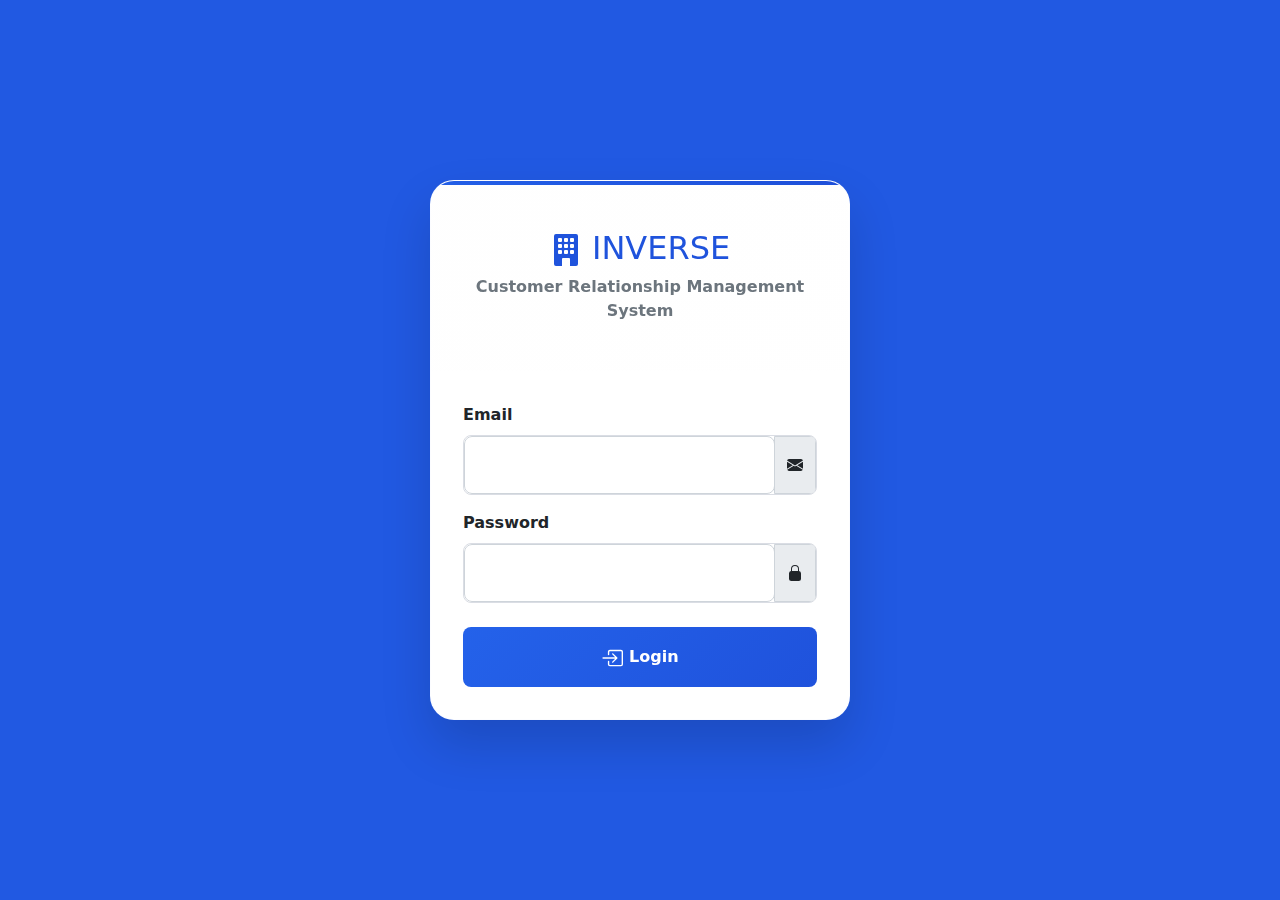
<file: login.html>
<!DOCTYPE html>
<html lang="en" dir="ltr">

<head>
  <meta charset="utf-8">
  <meta name="viewport" content="width=device-width, initial-scale=1, shrink-to-fit=no" />
  <title>Login</title>

  <link rel="stylesheet" href="css/bootstrap.min.css" />
  <link rel="stylesheet" href="css/styles.css" />

</head>

<body class="d-flex align-items-center justify-content-center p-3 h-screen bg-blue">

  <div class="login-card">
        <div class="login-header fw-bold text-blue">
            <h2 class="text-blue"><svg xmlns="http://www.w3.org/2000/svg" width="32" height="32" fill="currentColor" class="bi bi-building-fill" viewBox="0 0 16 16">
  <path d="M3 0a1 1 0 0 0-1 1v14a1 1 0 0 0 1 1h3v-3.5a.5.5 0 0 1 .5-.5h3a.5.5 0 0 1 .5.5V16h3a1 1 0 0 0 1-1V1a1 1 0 0 0-1-1zm1 2.5a.5.5 0 0 1 .5-.5h1a.5.5 0 0 1 .5.5v1a.5.5 0 0 1-.5.5h-1a.5.5 0 0 1-.5-.5zm3 0a.5.5 0 0 1 .5-.5h1a.5.5 0 0 1 .5.5v1a.5.5 0 0 1-.5.5h-1a.5.5 0 0 1-.5-.5zm3.5-.5h1a.5.5 0 0 1 .5.5v1a.5.5 0 0 1-.5.5h-1a.5.5 0 0 1-.5-.5v-1a.5.5 0 0 1 .5-.5M4 5.5a.5.5 0 0 1 .5-.5h1a.5.5 0 0 1 .5.5v1a.5.5 0 0 1-.5.5h-1a.5.5 0 0 1-.5-.5zM7.5 5h1a.5.5 0 0 1 .5.5v1a.5.5 0 0 1-.5.5h-1a.5.5 0 0 1-.5-.5v-1a.5.5 0 0 1 .5-.5m2.5.5a.5.5 0 0 1 .5-.5h1a.5.5 0 0 1 .5.5v1a.5.5 0 0 1-.5.5h-1a.5.5 0 0 1-.5-.5zM4.5 8h1a.5.5 0 0 1 .5.5v1a.5.5 0 0 1-.5.5h-1a.5.5 0 0 1-.5-.5v-1a.5.5 0 0 1 .5-.5m2.5.5a.5.5 0 0 1 .5-.5h1a.5.5 0 0 1 .5.5v1a.5.5 0 0 1-.5.5h-1a.5.5 0 0 1-.5-.5zm3.5-.5h1a.5.5 0 0 1 .5.5v1a.5.5 0 0 1-.5.5h-1a.5.5 0 0 1-.5-.5v-1a.5.5 0 0 1 .5-.5"/>
</svg> INVERSE</h2>
            <p class="text-secondary">Customer Relationship Management System</p>
        </div>
        <div class="login-body">
                        
                        
            <form method="POST" action="">
                <div class="mb-3">
                    <label for="email" class="form-label fw-bold">Email</label>
                    <div class="input-group border-gray rounded-8 overflow-hidden h-60">
                        <input type="email" class="form-control form-control-left rounded-8" id="email" name="email" value="" required="">
                        <span class="input-group-text input-group-text-left">
                            <svg xmlns="http://www.w3.org/2000/svg" width="16" height="16" fill="currentColor" class="bi bi-envelope-fill" viewBox="0 0 16 16">
  <path d="M.05 3.555A2 2 0 0 1 2 2h12a2 2 0 0 1 1.95 1.555L8 8.414zM0 4.697v7.104l5.803-3.558zM6.761 8.83l-6.57 4.027A2 2 0 0 0 2 14h12a2 2 0 0 0 1.808-1.144l-6.57-4.027L8 9.586zm3.436-.586L16 11.801V4.697z"/>
</svg>
                        </span>
                    </div>
                </div>
                
                <div class="mb-4">
                    <label for="password" class="form-label fw-bold">Password</label>
                    <div class="input-group border-gray rounded-8 overflow-hidden h-60">
                        <input type="password" class="form-control form-control-left rounded-8" id="password" name="password" required="">
                        <span class="input-group-text input-group-text-left">
                            <svg xmlns="http://www.w3.org/2000/svg" width="16" height="16" fill="currentColor" class="bi bi-lock-fill" viewBox="0 0 16 16">
  <path fill-rule="evenodd" d="M8 0a4 4 0 0 1 4 4v2.05a2.5 2.5 0 0 1 2 2.45v5a2.5 2.5 0 0 1-2.5 2.5h-7A2.5 2.5 0 0 1 2 13.5v-5a2.5 2.5 0 0 1 2-2.45V4a4 4 0 0 1 4-4m0 1a3 3 0 0 0-3 3v2h6V4a3 3 0 0 0-3-3"/>
</svg>
                        </span>
                    </div>
                </div>
                
                <button type="submit" class="bg-blue btnhover1 bg-gradient-3 border-0 text-white h-60 w-100 rounded-8 fw-bold">
                    <svg xmlns="http://www.w3.org/2000/svg" width="22" height="22" fill="currentColor" class="bi bi-box-arrow-in-right" viewBox="0 0 16 16">
  <path fill-rule="evenodd" d="M6 3.5a.5.5 0 0 1 .5-.5h8a.5.5 0 0 1 .5.5v9a.5.5 0 0 1-.5.5h-8a.5.5 0 0 1-.5-.5v-2a.5.5 0 0 0-1 0v2A1.5 1.5 0 0 0 6.5 14h8a1.5 1.5 0 0 0 1.5-1.5v-9A1.5 1.5 0 0 0 14.5 2h-8A1.5 1.5 0 0 0 5 3.5v2a.5.5 0 0 0 1 0z"/>
  <path fill-rule="evenodd" d="M11.854 8.354a.5.5 0 0 0 0-.708l-3-3a.5.5 0 1 0-.708.708L10.293 7.5H1.5a.5.5 0 0 0 0 1h8.793l-2.147 2.146a.5.5 0 0 0 .708.708z"/>
</svg> Login
                </button>
            </form>
        </div>
    </div>

  <script src="js/bootstrap.bundle.min.js"></script>
</body>

</html>
</file>
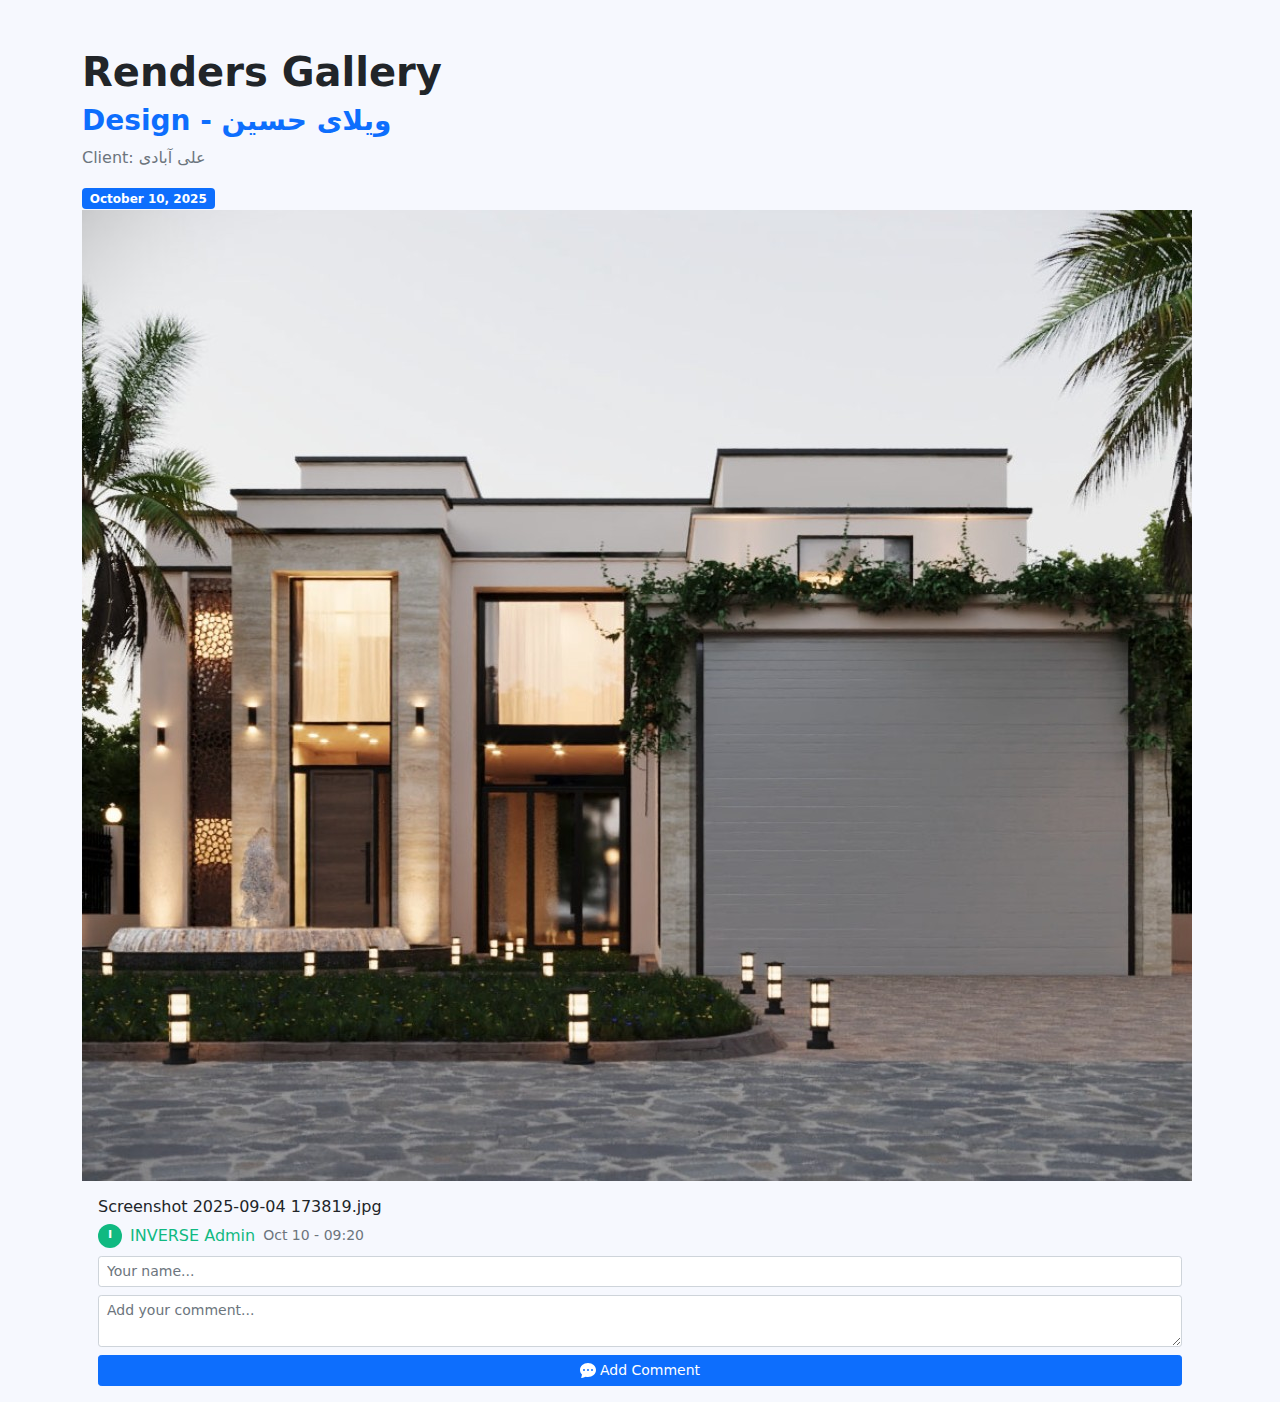
<file: share.html>
<!DOCTYPE html>
<html lang="en" dir="ltr">

<head>
  <meta charset="utf-8">
  <meta name="viewport" content="width=device-width, initial-scale=1, shrink-to-fit=no" />
  <title>Share Gallery</title>

  <link rel="stylesheet" href="css/bootstrap.min.css" />
  <link rel="stylesheet" href="css/styles.css" />

</head>

<body>

  <section>
    <div class="container">
      <div class="gallery-header mt-5">
        <h1 class="fw-bold">Renders Gallery</h1>
        <h3 class="text-primary fw-bold">Design - ویلای حسین</h3>
        <p class="text-muted">Client: علی آبادی</p>
        <span class="badge bg-primary">October 10, 2025</span>
      </div>
      <div class="gallery-grid">
        <div class="image-card">
          <img src="images/68e8cfd249826_17600880184.jpg" alt="Screenshot 2025-09-04 173819.jpg"
            class="image-preview">
          <div class="p-3">
            <h6 class="mb-2">Screenshot 2025-09-04 173819.jpg</h6>
            <div class="d-flex align-items-center gap-2 mb-2">
              <div
                style="width: 24px; height: 24px; border-radius: 50%; background: #10b981; color: white; display: flex; align-items: center; justify-content: center; font-weight: 600; font-size: 0.7rem;">
                I </div>
              <span class="fw-medium" style="color: #10b981;">
                INVERSE Admin </span>
              <small class="text-muted">Oct 10 - 09:20</small>
            </div>

            <!-- Client Comment Form -->
            <div class="comment-form">
              <form method="POST">
                <input type="hidden" name="action" value="add_client_comment">
                <input type="hidden" name="image_id" value="12">
                <div class="mb-2">
                  <input type="text" class="form-control form-control-sm" name="client_name" placeholder="Your name..."
                    required="">
                </div>
                <div class="mb-2">
                  <textarea class="form-control form-control-sm" name="comment_text" rows="2"
                    placeholder="Add your comment..." required=""></textarea>
                </div>
                <button type="submit" class="btn btn-primary btn-sm w-100 d-flex align-items-center justify-content-center gap-1">
                  <svg xmlns="http://www.w3.org/2000/svg" width="16" height="16" fill="currentColor"
                                      class="transition bi bi-chat-dots-fill" viewBox="0 0 16 16">
                                      <path
                                        d="M16 8c0 3.866-3.582 7-8 7a9 9 0 0 1-2.347-.306c-.584.296-1.925.864-4.181 1.234-.2.032-.352-.176-.273-.362.354-.836.674-1.95.77-2.966C.744 11.37 0 9.76 0 8c0-3.866 3.582-7 8-7s8 3.134 8 7M5 8a1 1 0 1 0-2 0 1 1 0 0 0 2 0m4 0a1 1 0 1 0-2 0 1 1 0 0 0 2 0m3 1a1 1 0 1 0 0-2 1 1 0 0 0 0 2" />
                                    </svg>Add Comment
                </button>
              </form>
            </div>
          </div>
        </div>
      </div>
    </div>
  </section>

  <script src="js/jquery-3.3.1.min.js"></script>
  <script src="js/bootstrap.bundle.min.js"></script>
</body>

</html>
</file>
<file: css/styles.css>
:root {
    /* تم روشن (Light Mode) */
    --color-primary: #0E2050;
    --color-secondary: #fff;
    --color-blue80: #7D87A1;
    --color-gray: #DADDE4;
    --color-background: #F6F8FE;
}

[data-theme="dark"] {
    /* تم تاریک (Dark Mode) */
    --color-primary: #fff;
    --color-secondary: #0E2050;
    --color-gray: #DADDE4;
}

body {
    font-family: system-ui, -apple-system, BlinkMacSystemFont, 'Segoe UI', Roboto, Oxygen, Ubuntu, Cantarell, 'Open Sans', 'Helvetica Neue', sans-serif;
    user-select: none;
    overflow-x: hidden;
    background-color: var(--color-background);
}

a {
    text-decoration: none;
    cursor: pointer;
    transition: all .4s;
}

.fw-Medium {
    font-weight: 500;
}

.fw-semiBold {
    font-weight: 600;
}

.fw-bold {
    font-weight: 700;
}

.transition {
    transition: all .4s;
}

/* max-width */
.max-w-241 {
    max-width: 241px;
    width: 100%;
}
.max-w-800 {
    max-width: 800px;
    width: 100%;
}

/* max height */

.max-h-70vh{
    max-height: 70vh;
}
.max-h-400{
    max-height: 400px;
}
/* font size */
.fs-8 {
    font-size: 8px;
}

.fs-10 {
    font-size: 10px;
}

.fs-11 {
    font-size: 11px;
}

.fs-12 {
    font-size: 12px;
}

.fs-13 {
    font-size: 13px;
}

.fs-14 {
    font-size: 14px;
}

.fs-16 {
    font-size: 16px;
}

.fs-18 {
    font-size: 18px;
}

.fs-20 {
    font-size: 20px;
}

.fs-22 {
    font-size: 22px;
}

.fs-24 {
    font-size: 24px;
}

.fs-30 {
    font-size: 30px;
}

.fs-32 {
    font-size: 32px;
}

.fs-36 {
    font-size: 36px;
}

.fs-40 {
    font-size: 40px;
}

.fs-48 {
    font-size: 48px;
}

.fs-60 {
    font-size: 60px !important;
}

/* cursor */
.cursor-pointer {
    cursor: pointer !important;
}

/* gap */

.gap-12 {
    gap: 12px;
}

.gap-44 {
    gap: 44px;
}

/* width */
.w-24 {
    width: 24px;
}
.w-27 {
    width: 27px;
}
.w-32 {
    width: 32px;
}

.w-35 {
    width: 35px;
}

.w-37 {
    width: 37px;
}

.w-40 {
    width: 40px;
}
.w-46 {
    width: 46px;
}
.w-48 {
    width: 48px;
}
.w-49 {
    width: 49px;
}
.w-60 {
    width: 60px;
}
.w-62 {
    width: 62px;
}
.w-76 {
    width: 76px;
}

.w-80 {
    width: 80px;
}

.w-177 {
    width: 177px;
}

.w-214 {
    width: 214px;
}

.w-280 {
    width: 280px;
}

/* height */
.h-24 {
    height: 24px;
}
.h-30 {
    height: 30px;
}
.h-32 {
    height: 32px;
}

.h-35 {
    height: 35px;
}
.h-38 {
    height: 38px;
}
.h-40 {
    height: 40px;
}
.h-48 {
    height: 48px;
}
.h-51 {
    height: 51px;
}
.h-54 {
    height: 54px;
}
.h-60 {
    height: 60px;
}
.h-80 {
    height: 80px;
}
.h-screen{
    height: 100vh;
}

/* z index */
.z-0 {
    z-index: 0;
}

.z-10 {
    z-index: 10;
}

.z-20 {
    z-index: 20;
}

.z-30 {
    z-index: 30;
}

/* padding */
.py-10 {
    padding-bottom: 10px;
    padding-top: 10px;
}

.px-12 {
    padding-right: 12px;
    padding-left: 12px;
}
.py-14 {
    padding-bottom: 14px;
    padding-top: 14px;
}

.py-15 {
    padding-bottom: 15px;
    padding-top: 15px;
}

.py-20 {
    padding-bottom: 20px;
    padding-top: 20px;
}

.pt-40 {
    padding-top: 40px;
}

/* margin */
.mb-8 {
    margin-bottom: 8px;
}

/* flex */
.flex-center {
    display: flex;
    align-items: center;
    justify-content: center;
}

/* text align */
.text-justify {
    text-align: justify;
}

/* text color */
.text-main {
    color: var(--color-primary);
}

.text-blue80 {
    color: var(--color-blue80);
}
.text-white-70{
    color: rgba(255, 255, 255, 0.7);
}
.text-blue{
    color: #1f53dc;
}

/* left */
.left-25 {
    left: 25px;
}

/* right */
.right-4 {
    right: 4px;
}

/* top */
.-top-4 {
    top: -4px;
}

/* bottom */
.-bottom-96 {
    bottom: -96px;
}

/* vertical-center */
.vertical-center{
    vertical-align: middle;
}

/* position */
.position-stisky {
    position: sticky;
}

/* line height */
.lh-20 {
    line-height: 20px;
}

/* resize */
.resize-none {
    resize: none;
}

.appearance-none {
    appearance: none;
}

/* border */
.border-main {
    border: 1px solid var(--color-primary);
}

.border-gray {
    border: 1px solid var(--color-gray);
}

.border-b-gray {
    border-bottom: 1px solid rgba(255, 255, 255, 0.1);
}
.border-t-gray {
    border-top: 1px solid rgba(255, 255, 255, 0.1);
}

.border-l-gray {
    border-left: 1px solid var(--color-gray);
}

.border-t-gray2{
    border-top: 1px solid #f3f4f6;

}
.border-b-gray2{
    border-bottom: 1px solid #f3f4f6;

}
.border-b-gray-2{
    border-bottom: 1px solid #e5e7eb;
}

.border-gray-2 {
    border: 2px solid var(--color-gray);
}

.border-gray-3{
    border: 1px solid e5e7eb;
}

.border-blue-2{
    border: 2px solid #2056e0;
}
.border-gray-3{
    border: 1px solid #eef0f2;
}

/* background */
.bg-main {
    background-color: var(--color-primary);
}

.bg-gray {
    background-color: rgba(255, 255, 255, 0.2);
}
.bg-blue{
    background-color: #2159e2;
}
.bg-gradient-1{
    background: linear-gradient(135deg, #ffffff 0%, #f9fafb 100%);
}
.bg-gradient-2{
    background: linear-gradient(135deg, #f9fafb 0%, #ffffff 100%);
}
.bg-gradient-3{
    background: linear-gradient(135deg,#2462ea  0%, #1f52dc 100%);
}

/* box shadow */
.shadow-1 {
    box-shadow: 0 4px 12px rgba(37, 99, 235, 0.3);
}
.shadow-2{
    box-shadow: 0 1px 3px rgba(0, 0, 0, 0.05);
}
.shadow-3{
    box-shadow: 0 4px 12px rgba(0, 0, 0, 0.1);
}
/* border radius */
.rounded-6 {
    border-radius: 6px;
}

.rounded-8 {
    border-radius: 8px !important;
}

.rounded-12 {
    border-radius: 12px;
}
.rounded-16 {
    border-radius: 16px;
}

/* outline-none */
.outline-none {
    outline: none;
}

/* opacity */
.opacity-none {
    opacity: 0;
}

/* scroll */
.hiddenScroll::-webkit-scrollbar {
    width: 1px;
    /* Width of the scrollbar */
    height: 1px;
    /* Height for horizontal scrollbar */
}

/* The scrollbar track */
.hiddenScroll::-webkit-scrollbar-track {
    background: transparent;
    /* Light gray background */
    border-radius: 10px;
    /* Rounded corners */
}

/* The scrollbar thumb (the draggable part) */
.hiddenScroll::-webkit-scrollbar-thumb {
    background: linear-gradient(45deg, #eaeff7, transparent);
    /* Gradient effect */
    border-radius: 10px;
    /* Rounded corners */
    border: 3px solid transparent;
    /* Space around the thumb */
}

/* The scrollbar thumb on hover */
.hiddenScroll::-webkit-scrollbar-thumb:hover {
    background: linear-gradient(45deg, #eaeff7, transparent);
    /* Darker gradient on hover */
}

/* Firefox scrollbar styling */
* {
    scrollbar-width: thin;
    /* Thin scrollbar */
    scrollbar-color: #eaeff7 transparent;
    /* Thumb and track colors */
}

/* input number */
input[type=number]::-webkit-inner-spin-button {
    -webkit-appearance: none;
}

input[type=number] {
    -moz-appearance: textfield;
    appearance: textfield;
    margin: 0;
}

/* hover */
.cardhover,.btnhover1,.btnhover2,.btnhover2 svg,.cardhover2,.btnhover3,.btnhover3 svg{
    transition: all .4s;
}
.cardhover:hover{
    box-shadow: 0 10px 30px rgba(0, 0, 0, 0.1);
    transform: translateY(-5px);
}
.cardhover2:hover{
    box-shadow: 0 12px 24px rgba(0, 0, 0, 0.1);
  border-color: #2563eb;
    transform: translateY(-5px);
}
.btnhover1:hover{
    background: linear-gradient(135deg, #1f52dc 0%, #2462ea 100%);
  transform: translateY(-2px);
  box-shadow: 0 8px 20px rgba(37, 99, 235, 0.4);
}

.btnhover2:hover{
    background-color: #f3f4f6;
}
.btnhover2:hover svg{
   color: #2563eb;
}
.btnhover3:hover{
    background-color: #2563eb !important;
}
.btnhover3:hover svg{
   color: #f3f4f6;
}
.btn-outline-primary:hover {
  color: #fff;
  background-color: #2563eb;
  border-color: #2563eb;
}

/* folder */

  .folder-container {
            max-width: 1200px;
            margin: 0 auto;
            background: white;
            border-radius: 12px;
            box-shadow: 0 4px 12px rgba(0,0,0,0.1);
        }
        .folderBtn {
            transition: all 0.3s ease;
            border-radius: 10px;
            padding: 15px;
        }
        .folderBtn:hover {
            background-color: #f1f5f9;
            transform: translateY(-2px);
        }
        .folderContent {
            transition: all 0.3s ease;
        }
        .cursor-pointer {
            cursor: pointer;
        }
        .file-item {
            border: none;
            border-radius: 8px;
            margin-bottom: 8px;
            transition: all 0.2s ease;
        }
        .file-item:hover {
            background-color: #f1f5f9;
        }
        .file-icon {
            width: 40px;
            height: 40px;
            display: flex;
            align-items: center;
            justify-content: center;
            border-radius: 8px;
            font-size: 1.5rem;
        }
        .user-avatar {
            width: 32px;
            height: 32px;
            border-radius: 50%;
            background: #2563eb;
            color: white;
            display: flex;
            align-items: center;
            justify-content: center;
            font-weight: 600;
            font-size: 0.9rem;
        }
        .btn-action {
            border-radius: 8px;
            padding: 6px 12px;
            font-weight: 500;
        }
        .date-section {
            background-color: white;
            border-radius: 8px;
            margin-bottom: 20px;
            box-shadow: 0 2px 4px rgba(0,0,0,0.05);
        }
        .date-section.bg-light {
            background-color: #f8fafc !important;
        }
        .folder-view {
            display: none;
        }
        .folder-view.active {
            display: block;
        }
        .folder-grid {
            display: flex;
            flex-wrap: wrap;
            gap: 20px;
        }
        .folder-grid .folderBtn {
            width: 120px;
            text-align: center;
        }
        .back-btn {
            background-color: #e9ecef;
            border: none;
            border-radius: 8px;
            padding: 8px 16px;
            display: flex;
            align-items: center;
            gap: 8px;
            transition: all 0.2s ease;
        }
        .back-btn:hover {
            background-color: #dee2e6;
        }
        .header-actions {
            display: flex;
            align-items: center;
            justify-content: space-between;
            margin-bottom: 20px;
            padding-bottom: 15px;
            border-bottom: 1px solid #e9ecef;
        }
        .upload-btn {
            position: relative;
            overflow: hidden;
            padding: 10px 20px;
            border-radius: 8px;
            font-weight: 500;
        }
        .upload-btn input {
            position: absolute;
            top: 0;
            left: 0;
            width: 100%;
            height: 100%;
            opacity: 0;
            cursor: pointer;
        }

/* tab */
.tab{
    color: #6b7280;
    cursor: pointer;
}

.tab.active{
    background: #2563eb;
  color: white;
  box-shadow: 0 2px 8px rgba(37, 99, 235, 0.3);
  font-weight: bold;
}
.tab:hover{
background: rgba(37, 99, 235, 0.1);
  color: #2563eb;
  box-shadow: none;
    font-weight: bold;
}
.nav-pills .nav-link.active, .nav-pills .show > .nav-link {
  color: #fff !important;
  background-color: #0d6efd;
  box-shadow: 0 2px 8px rgba(37, 99, 235, 0.3);
}
.nav-pills .nav-link:hover{
    background: rgba(37, 99, 235, 0.1);
  color: #2563eb !important;
}

/* sidebar */
#sidebar{
    height: 100vh;
    overflow: auto;
    background-color: #2c3e50;
}

#sidebar a:hover,#sidebar a.active {
    background-color: rgba(255, 255, 255, 0.15);
    color: white !important;
    opacity: 100%;
    font-weight: bold;
}

#sidebar a svg{
  transition: all .4s;
}

#sidebar a:hover svg,#sidebar a.active svg {
    transform: scale(1.1);
}

/* new design button */

.fab-button {
  position: fixed;
  bottom: 2rem;
  right: 2rem;
  width: 56px;
  height: 56px;
  border-radius: 50%;
  background: #2563eb;
  color: white;
  border: none;
  box-shadow: 0 4px 16px rgba(37, 99, 235, 0.4);
  display: flex;
  align-items: center;
  justify-content: center;
  font-size: 1.25rem;
  transition: all 0.3s ease;
  z-index: 100;
}

.fab-button:hover {
  transform: scale(1.1);
  background: #1d4ed8;
  box-shadow: 0 6px 20px rgba(37, 99, 235, 0.5);
}

/* td */

td{
    vertical-align: middle;
}

/* login */

.login-card {
  background: rgba(255, 255, 255, 0.98);
  backdrop-filter: blur(20px);
  border-radius: 24px;
  box-shadow: 0 25px 50px rgba(0, 0, 0, 0.15);
  overflow: hidden;
  max-width: 420px;
  width: 100%;
  border: 1px solid rgba(255, 255, 255, 0.2);
  position: relative;
  z-index: 2;
}
.login-header {
  background: linear-gradient(135deg, rgba(255, 255, 255, 0.9) 0%, rgba(255, 255, 255, 0.95) 100%);
  color: var(--gray-800);
  padding: 3rem 2rem 2rem;
  text-align: center;
  position: relative;
}
.login-header::before {
  content: '';
  position: absolute;
  top: 0;
  left: 0;
  right: 0;
  height: 4px;
  background: linear-gradient(90deg, #235fe7 0%, #1e4fd9 100%);
}
.login-body {
  padding: 2rem;
  background: white;
}

/* responsive */
@media (max-width: 1200px) {}

@media (max-width: 992px) {
    #sidebar{
        position: fixed;
        height: 100%;
        left: -300px;
        top: 0;
        bottom: 0;
        transition: all .4s;
        z-index: 20;
    }
    #sidebar.active{
        left: 0;
    }
    #overlay{
        position: fixed;
        inset: 0;
        width: 100%;
        height: 100%;
        background-color: rgba(0, 0, 0, 0.288);
        transition: all .4s;
        opacity: 0;
        visibility: hidden;
        z-index: 10;
    }
       #overlay.active{
        opacity: 100%;
        visibility: visible;
    }
    .h-lg-auto{
        height: auto;
    }
}
@media (max-width: 768px) {
    .w-md-100{
        width: 100%;
    }
}

@media (max-width: 576px) {
    .w-sm-auto{
        width: auto;
    }
        .h-sm-auto{
        height: auto;
    }
    .w-sm-100{
        width: 100%;
    }
    .fs-sm-24{
        font-size: 24px;
    }
}

@media (max-width: 400px) {}
</file>
